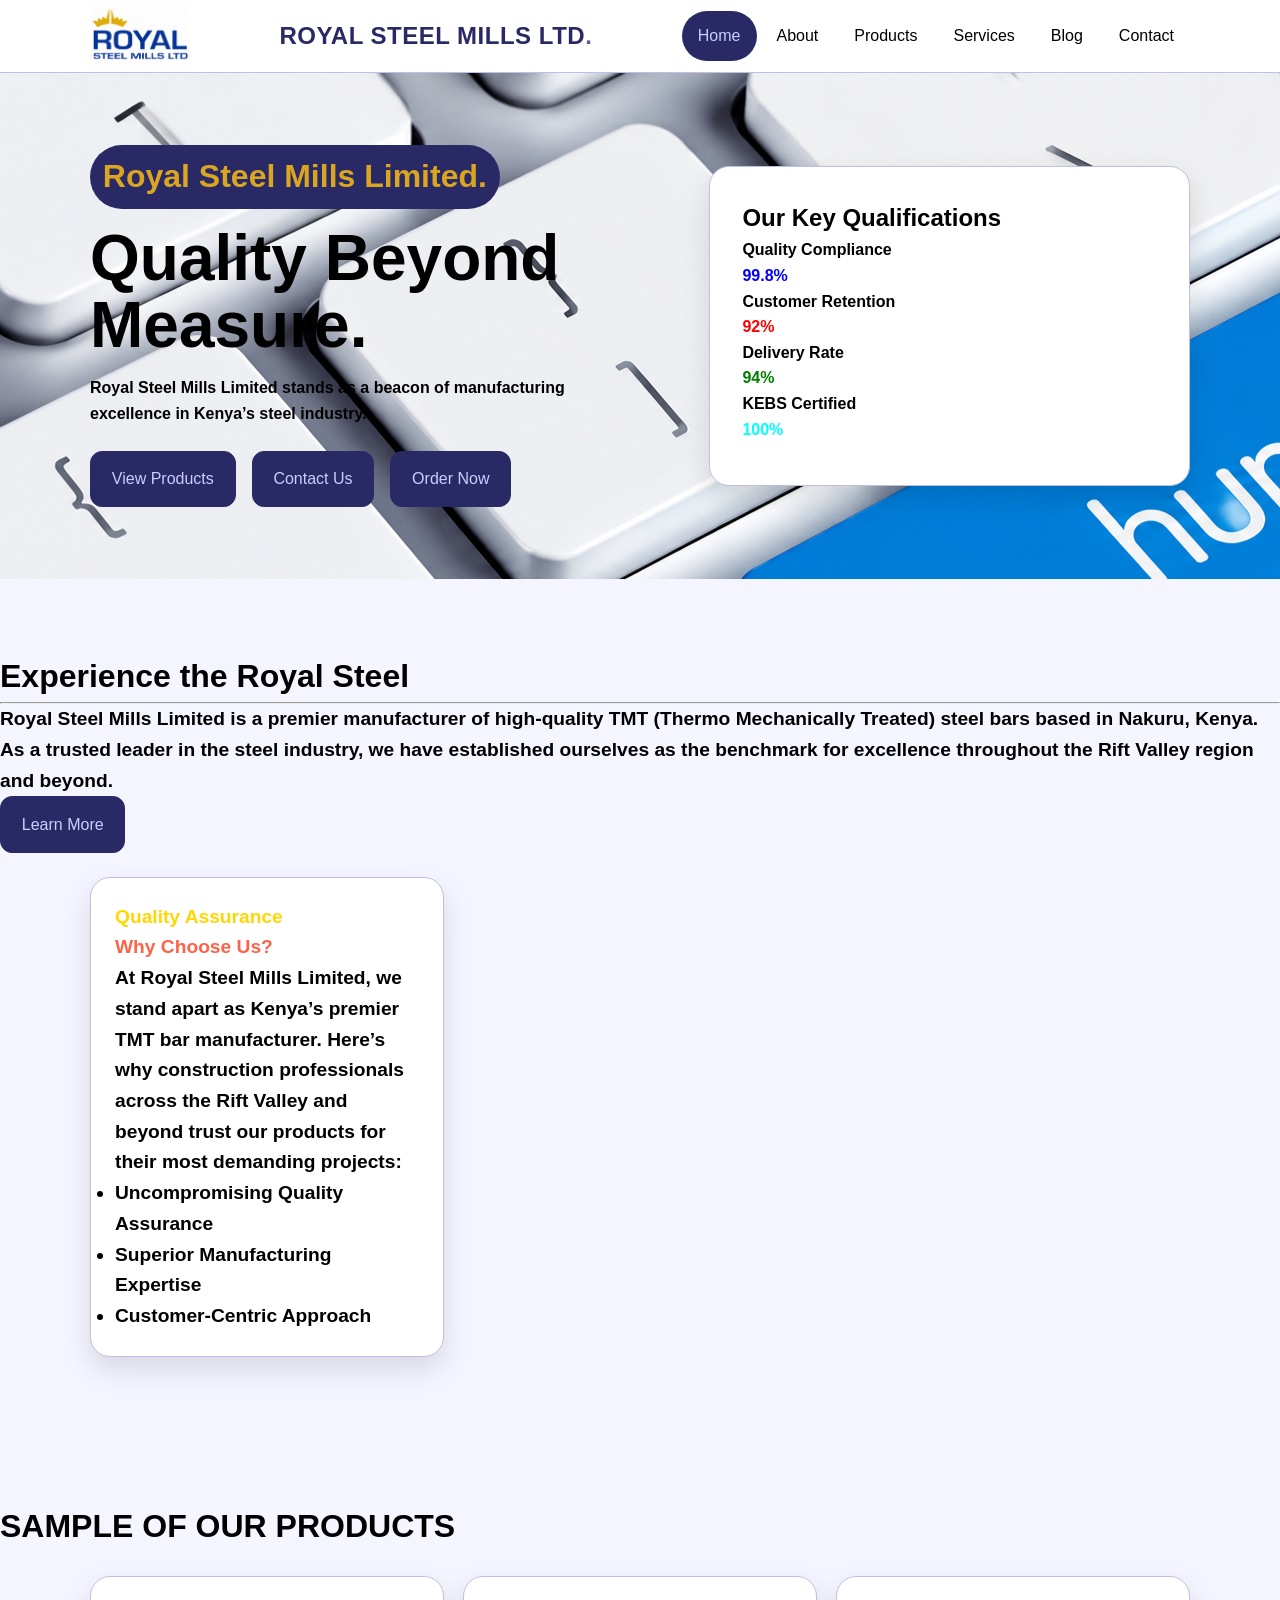
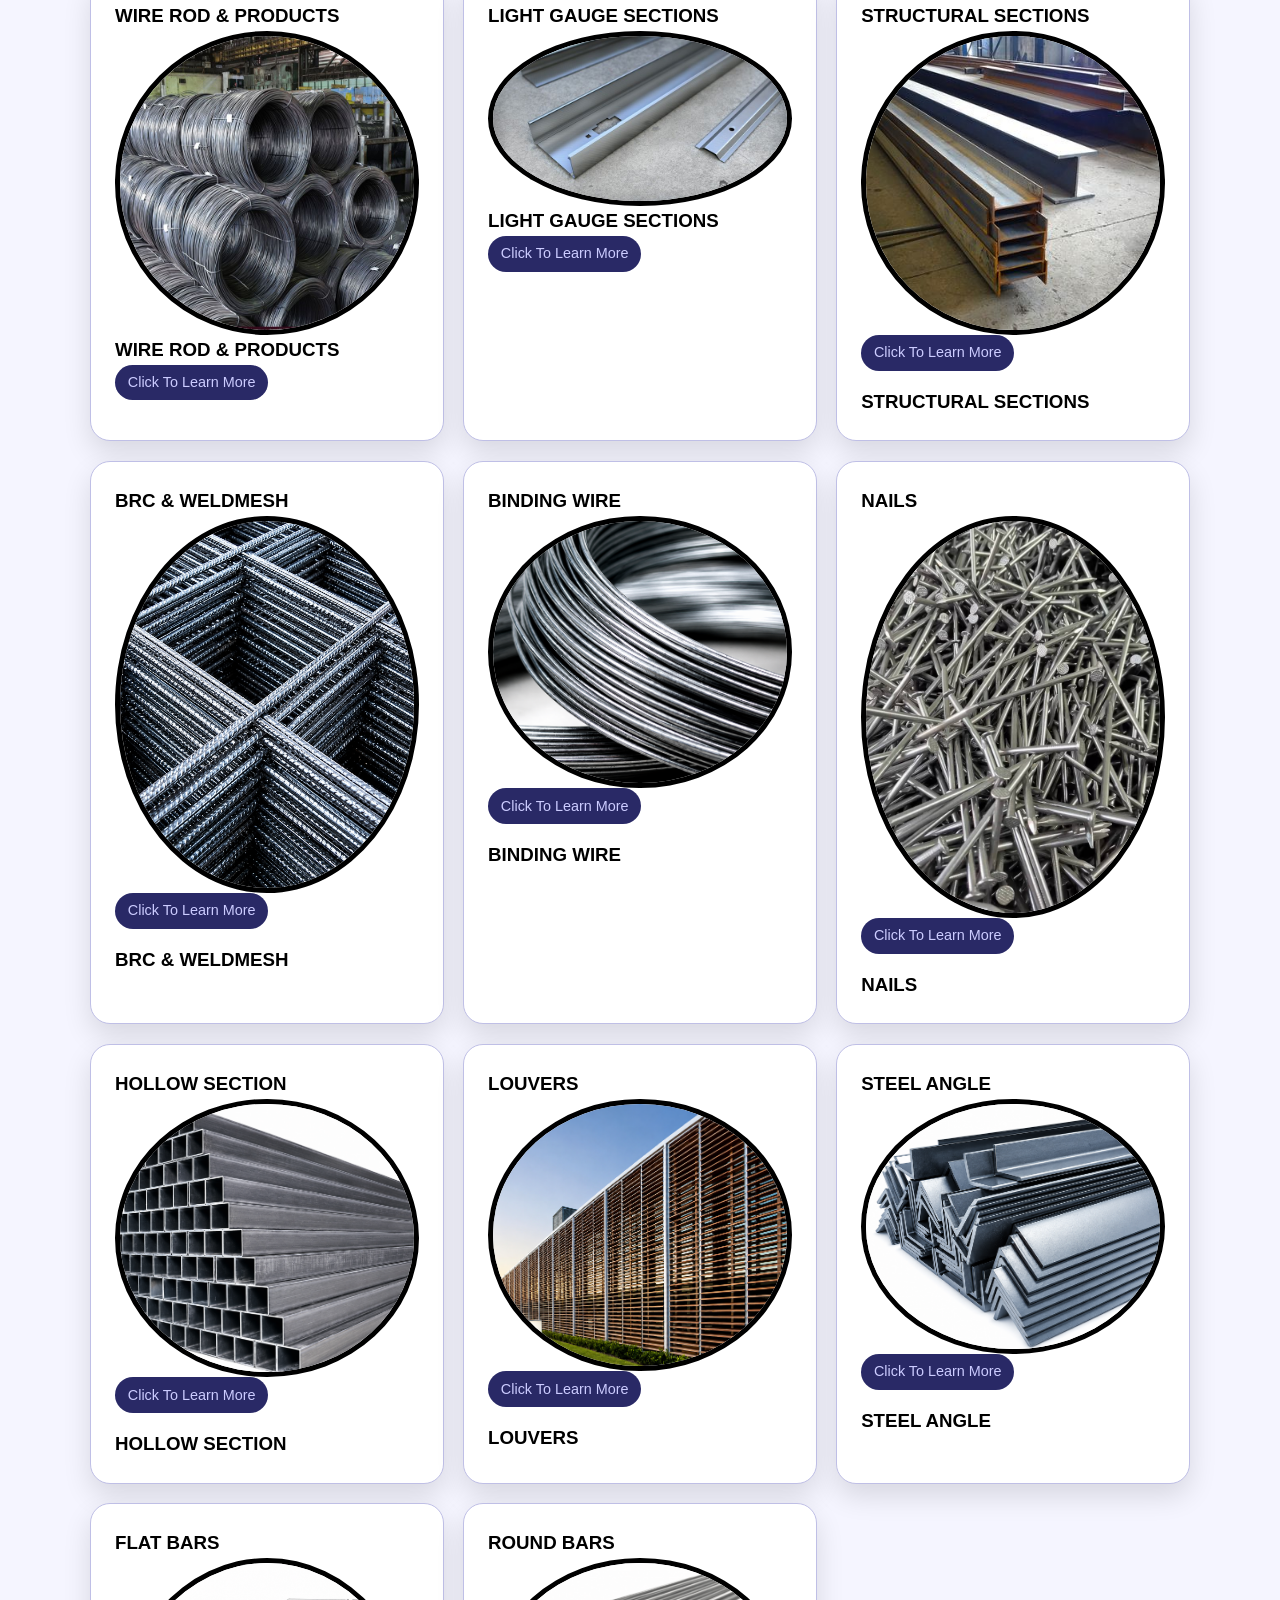
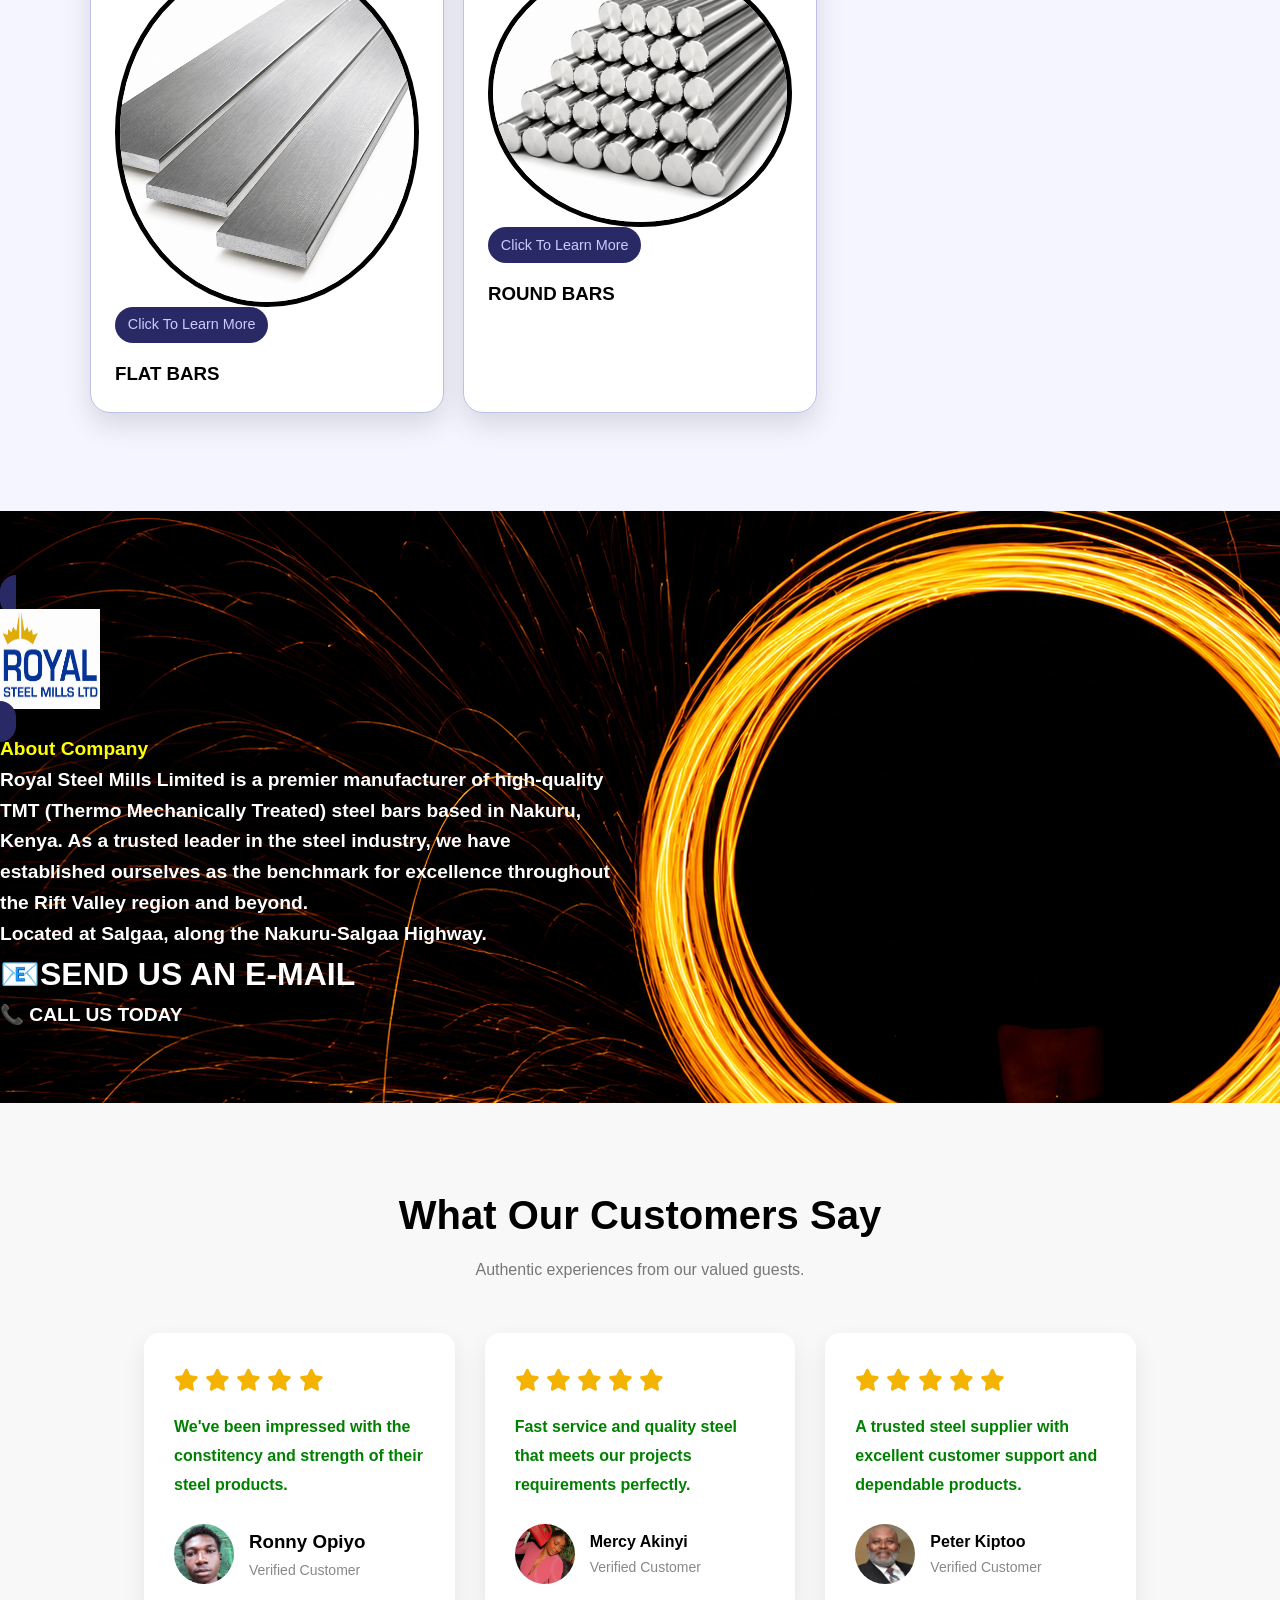
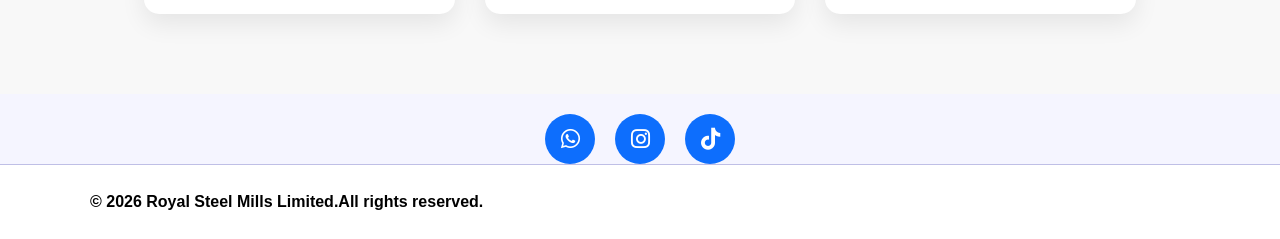
<file: index.html>
<!DOCTYPE html>
<html lang="en">
<head>
  <meta charset="UTF-8" />
  <meta name="viewport" content="width=device-width, initial-scale=1.0" />
  <title>Home | ROYAL STEEL MILLS LTD</title>
  <link rel="stylesheet"
href="https://cdnjs.cloudflare.com/ajax/libs/font-awesome/6.6.0/css/all.min.css">
  <link rel="stylesheet" href="style.css" />
<link rel="stylesheet"
href="https://cdnjs.cloudflare.com/ajax/libs/font-awesome/6.5.2/css/all.min.css">
</head>
<body>
  <header class="site-header">
    <div class="container nav-wrap">
     <img src="images/logo.png"  alt="logo" width="100" height="100">
        <a class="logo" href="index.html">ROYAL STEEL MILLS LTD<span>.</span></a>

      <button class="menu-toggle" id="menuToggle" aria-expanded="false" aria-controls="siteNav">
        <span></span><span></span><span></span>
      </button>

      <nav class="site-nav" id="siteNav">
        <a class="nav-link active" href="index.html">Home</a>
        <a class="nav-link" href="about.html">About</a>
        <a class="nav-link" href="products.html">Products</a>
        <a class="nav-link" href="services.html">Services</a>
        <a class="nav-link" href="blog.html">Blog</a>
        <a class="nav-link" href="contact.html">Contact</a>
      </nav>
    </div>
  </header>

  <main>
   <section class="hero section" style="background-image: url('images/blog.png');">
      <div class="container hero-grid">
        <div class="hero-text reveal">
          <p class="eyebrow" style="font-size:2rem;font-weight:bold;color:goldenrod;">Royal Steel Mills Limited.</p>
          <h1 style="color:black;">Quality Beyond Measure.</h1>
          <p  style="font-size:1rem;font-weight:bold;color:black;">Royal Steel Mills Limited stands as a beacon of manufacturing excellence in Kenya’s steel industry.</p>
          <div class="actions">
            <a class="btn btn-primary" href="products.html">View Products</a>
            <a class="btn btn-primary" href="contact.html">Contact Us</a>
          <a class="btn btn-primary" href="contact.html">Order Now</a>
          </div>
        </div>

        <div class="hero-card reveal">
          <div class="glass-card">
            <h2>Our Key Qualifications</h2>
            <p  style="font-size:1rem;font-weight:bold;color:black;">Quality Compliance</p>
              <span  style="font-size:1rem;font-weight:bold;color:blue;">99.8%</span>
                 <p  style="font-size:1rem;font-weight:bold;color:black;">Customer Retention</p>
              <span  style="font-size:1rem;font-weight:bold;color:red;">92%</span>
                 <p  style="font-size:1rem;font-weight:bold;color:black;">Delivery Rate</p>
              <span  style="font-size:1rem;font-weight:bold;color:green;">94%</span>
                 <p  style="font-size:1rem;font-weight:bold;color:black;">KEBS Certified</p>
            <span  style="font-size:1rem;font-weight:bold;color:aqua;">100%</span>
                 
           
          </div>
        </div>
      </div>
    </section>

    <section class="section">
      <h2 style="font-size:2rem;font-weight:bold;color:black;">Experience the Royal Steel</h2>
        <hr>
      <p style="font-size:1.2rem;font-weight:bold;color:black;">Royal Steel Mills Limited is a premier manufacturer of high-quality TMT (Thermo Mechanically Treated) steel bars based in Nakuru, Kenya. As a trusted leader in the steel industry, we have established ourselves as the benchmark for excellence throughout the Rift Valley region and beyond.</p>
         <a class="btn btn-primary" href="about.html">Learn More</a>
      <div class="container cards-grid">
       <article class="info-card reveal">
          <h3  style="font-size:1.2rem;font-weight:bold;color:gold;">Quality Assurance</h3>
          <h2  style="font-size:1.2rem;font-weight:bold;color:tomato;">Why Choose Us?</h2>
          <p  style="font-size:1.2rem;font-weight:bold;color:black;">At Royal Steel Mills Limited, we stand apart as Kenya’s premier TMT bar manufacturer. Here’s why construction professionals across the Rift Valley and beyond trust our products for their most demanding projects:</p>
       <ul style="font-size:1.2rem;font-weight:bold;color:black;">
<li>Uncompromising Quality Assurance</li>
<li>Superior Manufacturing Expertise</li>
<li>Customer-Centric Approach</li>
       </ul>
        </article>
      
      </div>
    </section>
   <section class="section">
      <h2 style="font-size:2rem;font-weight:bold;color:black;">SAMPLE OF OUR PRODUCTS</h2>
  <div class="container cards-grid">
       
        <article class="info-card reveal">
          <h3>WIRE ROD & PRODUCTS</h3>
          <img src="images/rod.jpg" alt="wire" style="border-radius:50%;object-fit:cover;border:5px solid black;" >
        <h3>WIRE ROD & PRODUCTS</h3>
       <a  href="blog.html" class="eyebrow">Click To Learn More</a>
      </article>
        <article class="info-card reveal">
          <h3>LIGHT GAUGE SECTIONS</h3>
          <img src="images/gauge.jpg" alt="sections" style="border-radius:50%;object-fit:cover;border:5px solid black;">
        <h3>LIGHT GAUGE SECTIONS</h3>
        <a  href="blog.html" class="eyebrow">Click To Learn More</a>
      </article>
      
       
    <article class="info-card reveal"><h3>STRUCTURAL SECTIONS</h3><img src="images/structural.jpg" alt="structural" style="border-radius:50%;object-fit:cover;border:5px solid black;" >
        <a  href="blog.html" class="eyebrow"> Click To Learn More</a>
        <h3>STRUCTURAL SECTIONS</h3></article>
      
  <article class="info-card reveal"><h3>BRC & WELDMESH</h3><img src="images/two.png" alt="sections" style="border-radius:50%;object-fit:cover;border:5px solid black;" ><a  href="blog.html" class="eyebrow"> Click To Learn More</a><h3>BRC & WELDMESH</h3></article>
    <article class="info-card reveal"><h3>BINDING WIRE</h3><img src="images/three.png" alt="sections" style="border-radius:50%;object-fit:cover;border:5px solid black;" ><a  href="blog.html" class="eyebrow"> Click To Learn More</a><h3>BINDING WIRE</h3></article>
<article class="info-card reveal"><h3>NAILS</h3><img src="images/four.jpg" alt="sections" style="border-radius:50%;object-fit:cover;border:5px solid black;" ><a  href="blog.html" class="eyebrow"> Click To Learn More</a><h3>NAILS</h3></article>
  <article class="info-card reveal"><h3>HOLLOW SECTION</h3><img src="images/five.png" alt="sections" style="border-radius:50%;object-fit:cover;border:5px solid black;" ><a  href="blog.html" class="eyebrow"> Click To Learn More</a><h3>HOLLOW SECTION</h3></article>
<article class="info-card reveal"><h3>LOUVERS</h3><img src="images/six.png" alt="louvers" style="border-radius:50%;object-fit:cover;border:5px solid black;" ><a href="blog.html" class="eyebrow"> Click To Learn More</a><h3>LOUVERS</h3></article>
<article class="info-card reveal"><h3>STEEL ANGLE</h3><img src="images/seven.png" alt="louvers" style="border-radius:50%;object-fit:cover;border:5px solid black;" ><a  href="blog.html" class="eyebrow"> Click To Learn More</a><h3>STEEL ANGLE</h3></article>
<article class="info-card reveal"><h3>FLAT BARS</h3><img src="images/eight.png" alt="louvers" style="border-radius:50%;object-fit:cover;border:5px solid black;" ><a  href="blog.html" class="eyebrow"> Click To Learn More</a><h3>FLAT BARS</h3></article>
<article class="info-card reveal"><h3>ROUND BARS</h3><img src="images/nine.png" alt="louvers" style="border-radius:50%;object-fit:cover;border:5px solid black;"><a  href="blog.html" class="eyebrow"> Click To Learn More</a><h3>ROUND BARS</h3></article>
  </div>
      <br>
    </section>
      <section class="hero section" style="background-image: url('images/bottom.png');">
 <a class="nav-link active" href="index.html"><img src="images/logo.png" alt="Tembo Steels logo" style="width:100px;height:100px;"></a>
        <h2 style="font-size:1.2rem;font-weight:bold;color:yellow;">About Company</h2>
 <p style="font-size:1.2rem;font-weight:bold;color:white;">Royal Steel Mills Limited is a premier manufacturer of high-quality TMT (Thermo Mechanically Treated) steel bars based in Nakuru, Kenya. As a trusted leader in the steel industry, we have established ourselves as the benchmark for excellence throughout the Rift Valley region and beyond.</p>

<p style="font-size:1.2rem;font-weight:bold;color:white;">Located at Salgaa, along the Nakuru-Salgaa Highway.</p>
<p><a href="mailto:royalsteelmills" style="font-size:2rem;font-weight:bold;color:white;">📧SEND US AN E-MAIL</a></p>
<p><a href="tel:+254117877025" class="contact-btn" style="font-size:1.2rem;font-weight:bold;color:white;">
    📞 CALL US TODAY
</a></p>

</section>
    <section class="testimonials" id="reviews">
    <div class="container">
        <h2>What Our Customers Say</h2>
        <p class="subtitle">Authentic experiences from our valued guests.</p>

        <div class="review-grid">

            <div class="review-card">
                <div class="stars">
    <i class="fas fa-star"></i>
    <i class="fas fa-star"></i>
    <i class="fas fa-star"></i>
    <i class="fas fa-star"></i>
    <i class="fas fa-star"></i>
</div>

                <p style="color:green;font-size:1rem;font-weight:bold;">
                    We've been impressed with the constitency and strength of their steel products.
                </p>

                <div class="customer">
                    <img src="images/ronny.jpg" alt="Customer">
                    <div>
                        <h3>Ronny Opiyo</h3>
                        <span>Verified Customer</span>
                    </div>
                </div>
            </div>

            <div class="review-card">
                <div class="stars">
    <i class="fas fa-star"></i>
    <i class="fas fa-star"></i>
    <i class="fas fa-star"></i>
    <i class="fas fa-star"></i>
    <i class="fas fa-star"></i>
</div>

                <p style="color:green;font-size:1rem;font-weight:bold;">
                    Fast service and quality steel that meets our projects requirements perfectly.
                </p>

                <div class="customer">
                    <img src="images/Mercy.jpg" alt="Customer">
                    <div>
                        <h4>Mercy Akinyi</h4>
                        <span>Verified Customer</span>
                    </div>
                </div>
            </div>

            <div class="review-card">
                <div class="stars">
    <i class="fas fa-star"></i>
    <i class="fas fa-star"></i>
    <i class="fas fa-star"></i>
    <i class="fas fa-star"></i>
    <i class="fas fa-star"></i>
</div>

                <p style="color:green;font-size:1rem;font-weight:bold;">
                    A trusted steel supplier with excellent customer support and dependable products.
                </p>

                <div class="customer">
                    <img src="images/james.jpg" alt="Customer">
                    <div>
                        <h4>Peter Kiptoo</h4>
                        <span>Verified Customer</span>
                    </div>
                </div>
            </div>

        </div>
    </div>
</section>
<div class="social-media">

<!-- WhatsApp -->
    <a href="https://wa.me/+254117877025" target="_blank" aria-label="WhatsApp">
        <i class="fab fa-whatsapp"></i>
    </a>
<!-- Instagram -->
    <a href="https://jiji.co.ke/shop/royal-steelmills" target="_blank" aria-label="Instagram">
        <i class="fab fa-instagram"></i>
    </a>
 <!-- TikTok -->
    <a href="https://www.tiktok.com/@royalsteelmills_official" target="_blank" aria-label="TikTok">
        <i class="fab fa-tiktok"></i>
    </a>

  </div>
</main>
 
  <footer class="site-footer">
    <div class="container">
      <p style="font-size:1rem;font-weight:bold;color:black;">&copy; 2026 Royal Steel Mills Limited.All rights reserved.</p>
    </div>
  </footer>
<script src="script.js"></script>
</body>
</html>
</file>
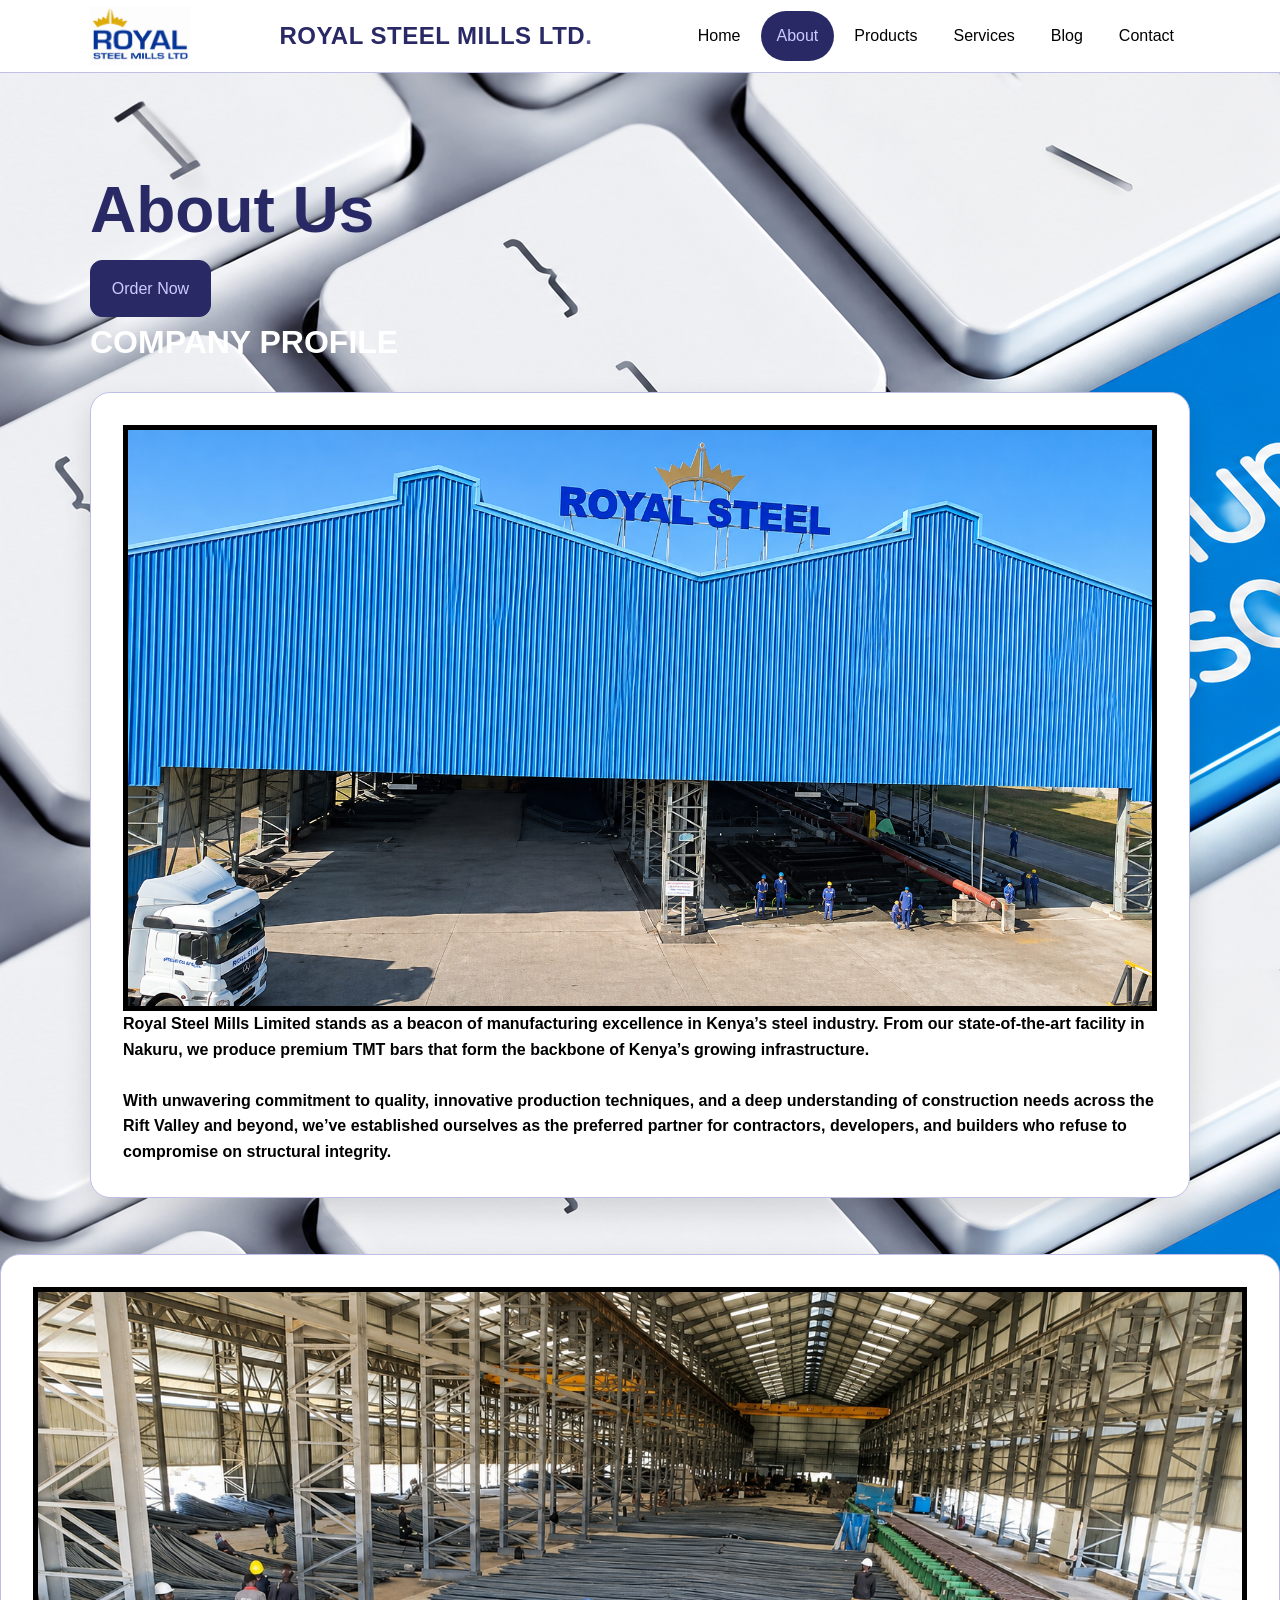
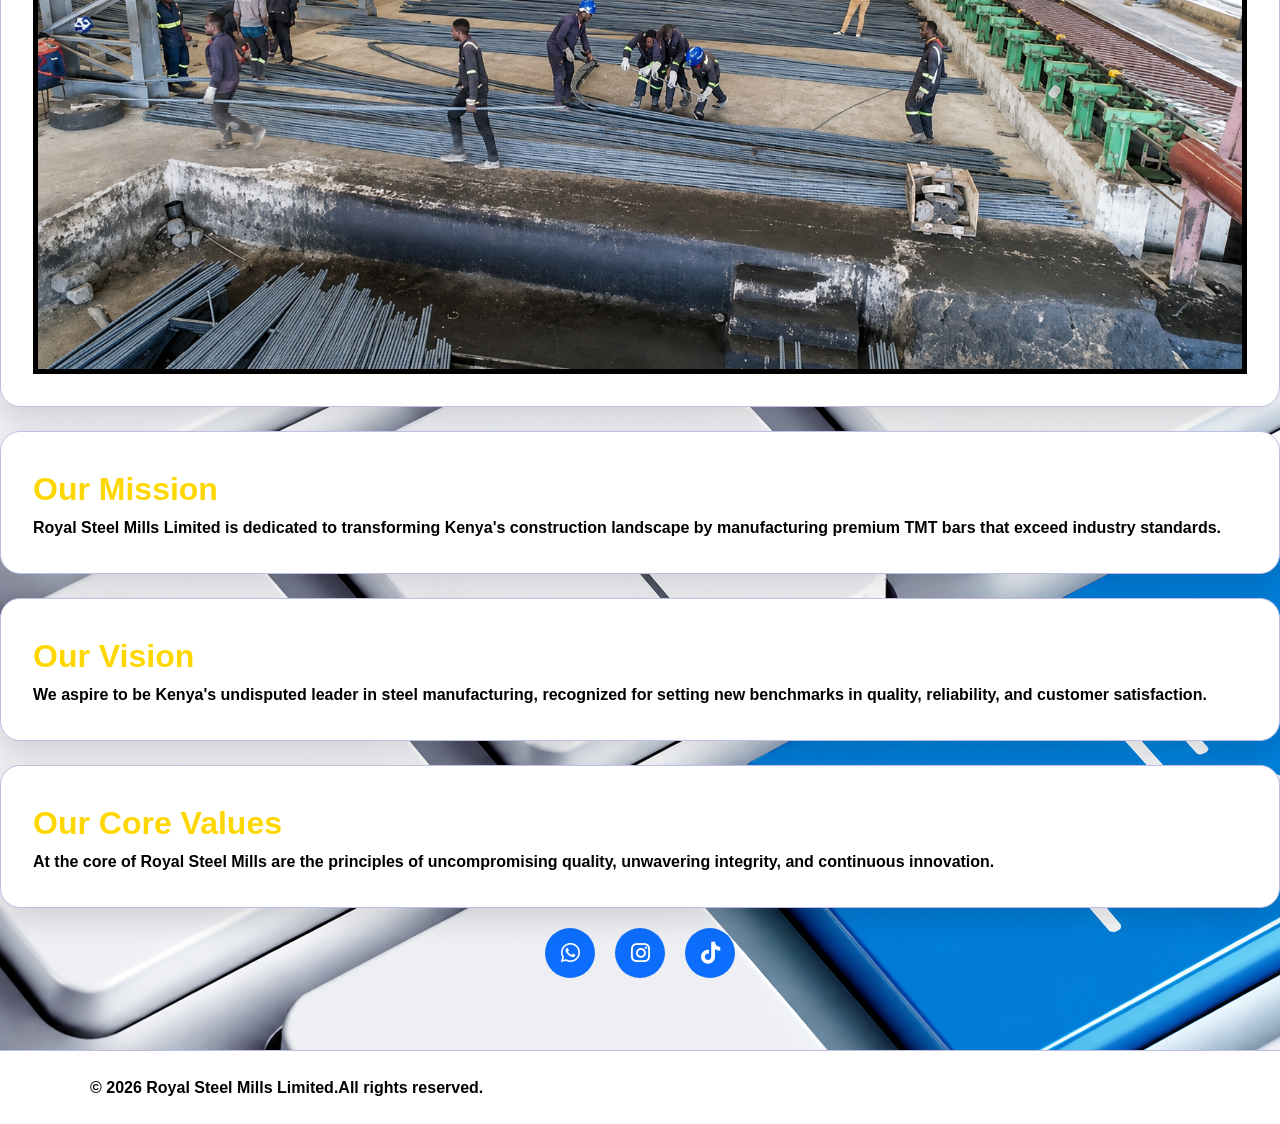
<file: about.html>
<!DOCTYPE html>
<html lang="en">
<head>
  <meta charset="UTF-8" />
  <meta name="viewport" content="width=device-width, initial-scale=1.0" />
  <title>About | ROYAL STEEL MILLS LTD</title>
   <link rel="stylesheet"
href="https://cdnjs.cloudflare.com/ajax/libs/font-awesome/6.6.0/css/all.min.css">
  <link rel="stylesheet" href="style.css" />
<link rel="stylesheet"
href="https://cdnjs.cloudflare.com/ajax/libs/font-awesome/6.5.2/css/all.min.css">
</head>
<body>
  <header class="site-header">
    <div class="container nav-wrap">
     <img src="images/logo.png"  alt="logo" width="100" height="100">
        <a class="logo" href="index.html">ROYAL STEEL MILLS LTD<span>.</span></a>
      <button class="menu-toggle" id="menuToggle" aria-expanded="false" aria-controls="siteNav">
        <span></span><span></span><span></span>
      </button>
      <nav class="site-nav" id="siteNav">
        <a class="nav-link" href="index.html">Home</a>
        <a class="nav-link active" href="about.html">About</a>
        <a class="nav-link" href="products.html">Products</a>
        <a class="nav-link" href="services.html">Services</a>
        <a class="nav-link" href="blog.html">Blog</a>
        <a class="nav-link" href="contact.html">Contact</a>
      </nav>
    </div>
  </header>

  <main class="section" style="background-image: url('images/blog.png');">
    <div class="container content-page">
      <h1 class="reveal">About Us</h1>
      <a class="btn btn-primary" href="contact.html">Order Now</a>
      <h2 class="reveal" style="color:white;font-size:2rem;font-weight:bold;"> COMPANY PROFILE
</h2>
      <div class="page-panel reveal">
        <img src="images/company.png" alt="wire" style="border:5px solid black;" >
        <p style="font-size:1rem;font-weight:bold;color:black;">Royal Steel Mills Limited stands as a beacon of manufacturing excellence in Kenya’s steel industry. From our state-of-the-art facility in Nakuru, we produce premium TMT bars that form the backbone of Kenya’s growing infrastructure. </p>
      <br>
        <p style="font-size:1rem;font-weight:bold;color:black;">With unwavering commitment to quality, innovative production techniques, and a deep understanding of construction needs across the Rift Valley and beyond, we’ve established ourselves as the preferred partner for contractors, developers, and builders who refuse to compromise on structural integrity.</p>
      
    </div>
    </div>
  <div class="page-panel reveal">
        <img src="images/down.png" alt="wire" style="border:5px solid black;" >
        
      
    </div>
    <div class="page-panel reveal">
        <h2 style="font-size:2rem;font-weight:bold;color:gold;">Our Mission</h2>
      <p style="font-size:1rem;font-weight:bold;color:black;">Royal Steel Mills Limited is dedicated to transforming Kenya's construction landscape by manufacturing premium TMT bars that exceed industry standards.</p>
  </div>
<div class="page-panel reveal">
        <h2 style="font-size:2rem;font-weight:bold;color:gold;">Our Vision</h2>
      <p style="font-size:1rem;font-weight:bold;color:black;">We aspire to be Kenya's undisputed leader in steel manufacturing, recognized for setting new benchmarks in quality, reliability, and customer satisfaction.</p>
  </div>
<div class="page-panel reveal">
        <h2 style="font-size:2rem;font-weight:bold;color:gold;">Our Core Values</h2>
        <p style="font-size:1rem;font-weight:bold;color:black;">At the core of Royal Steel Mills are the principles of uncompromising quality, unwavering integrity, and continuous innovation.</p>
    
  </div>

    <div class="social-media">

<!-- WhatsApp -->
    <a href="https://wa.me/+254117877025" target="_blank" aria-label="WhatsApp">
        <i class="fab fa-whatsapp"></i>
    </a>
<!-- Instagram -->
    <a href="https://jiji.co.ke/shop/royal-steelmills" target="_blank" aria-label="Instagram">
        <i class="fab fa-instagram"></i>
    </a>
  <!-- TikTok -->
    <a href="https://www.tiktok.com/@royalsteelmills_official" target="_blank" aria-label="TikTok">
        <i class="fab fa-tiktok"></i>
    </a>
  </div>
  </main>

  <footer class="site-footer">
    <div class="container"><p style="font-size:1rem;font-weight:bold;color:black;">&copy; 2026 Royal Steel Mills Limited.All rights reserved.</p></div>
  </footer>

  <script src="script.js"></script>
</body>
</html>
</file>
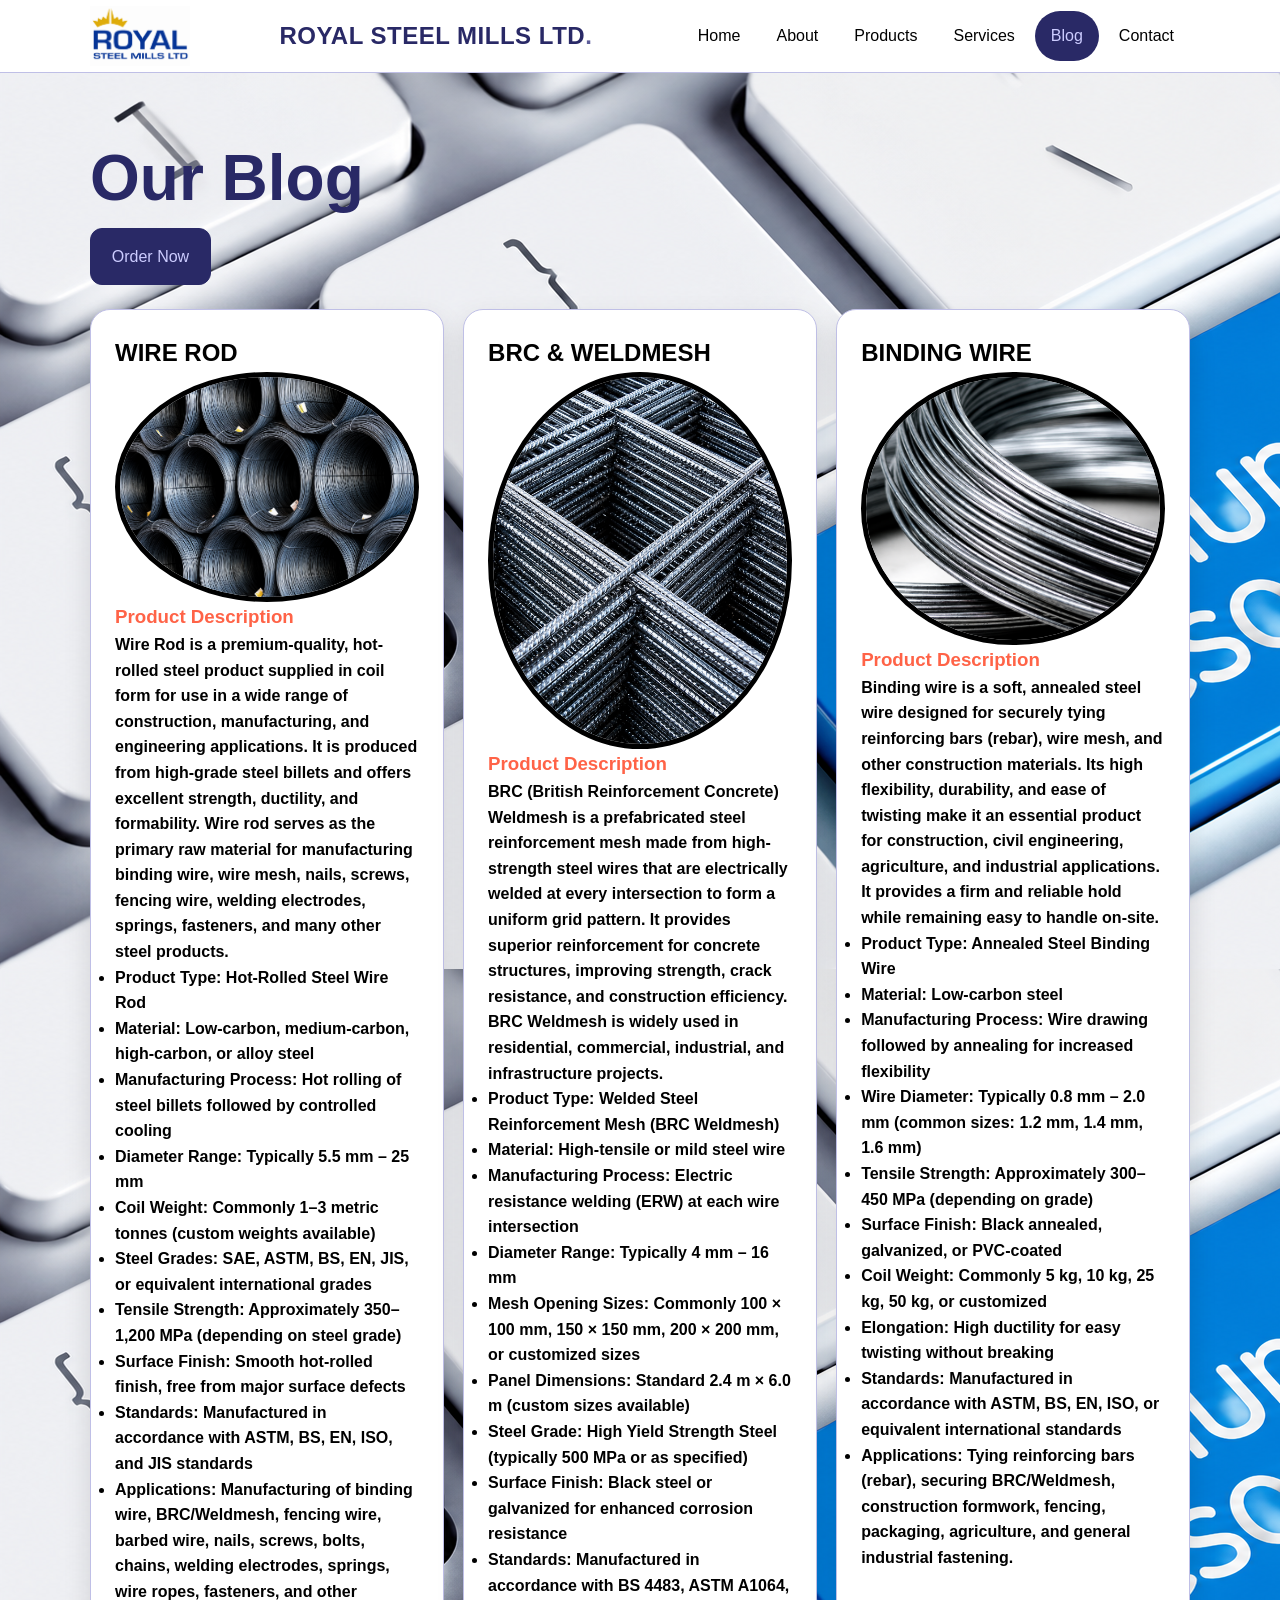
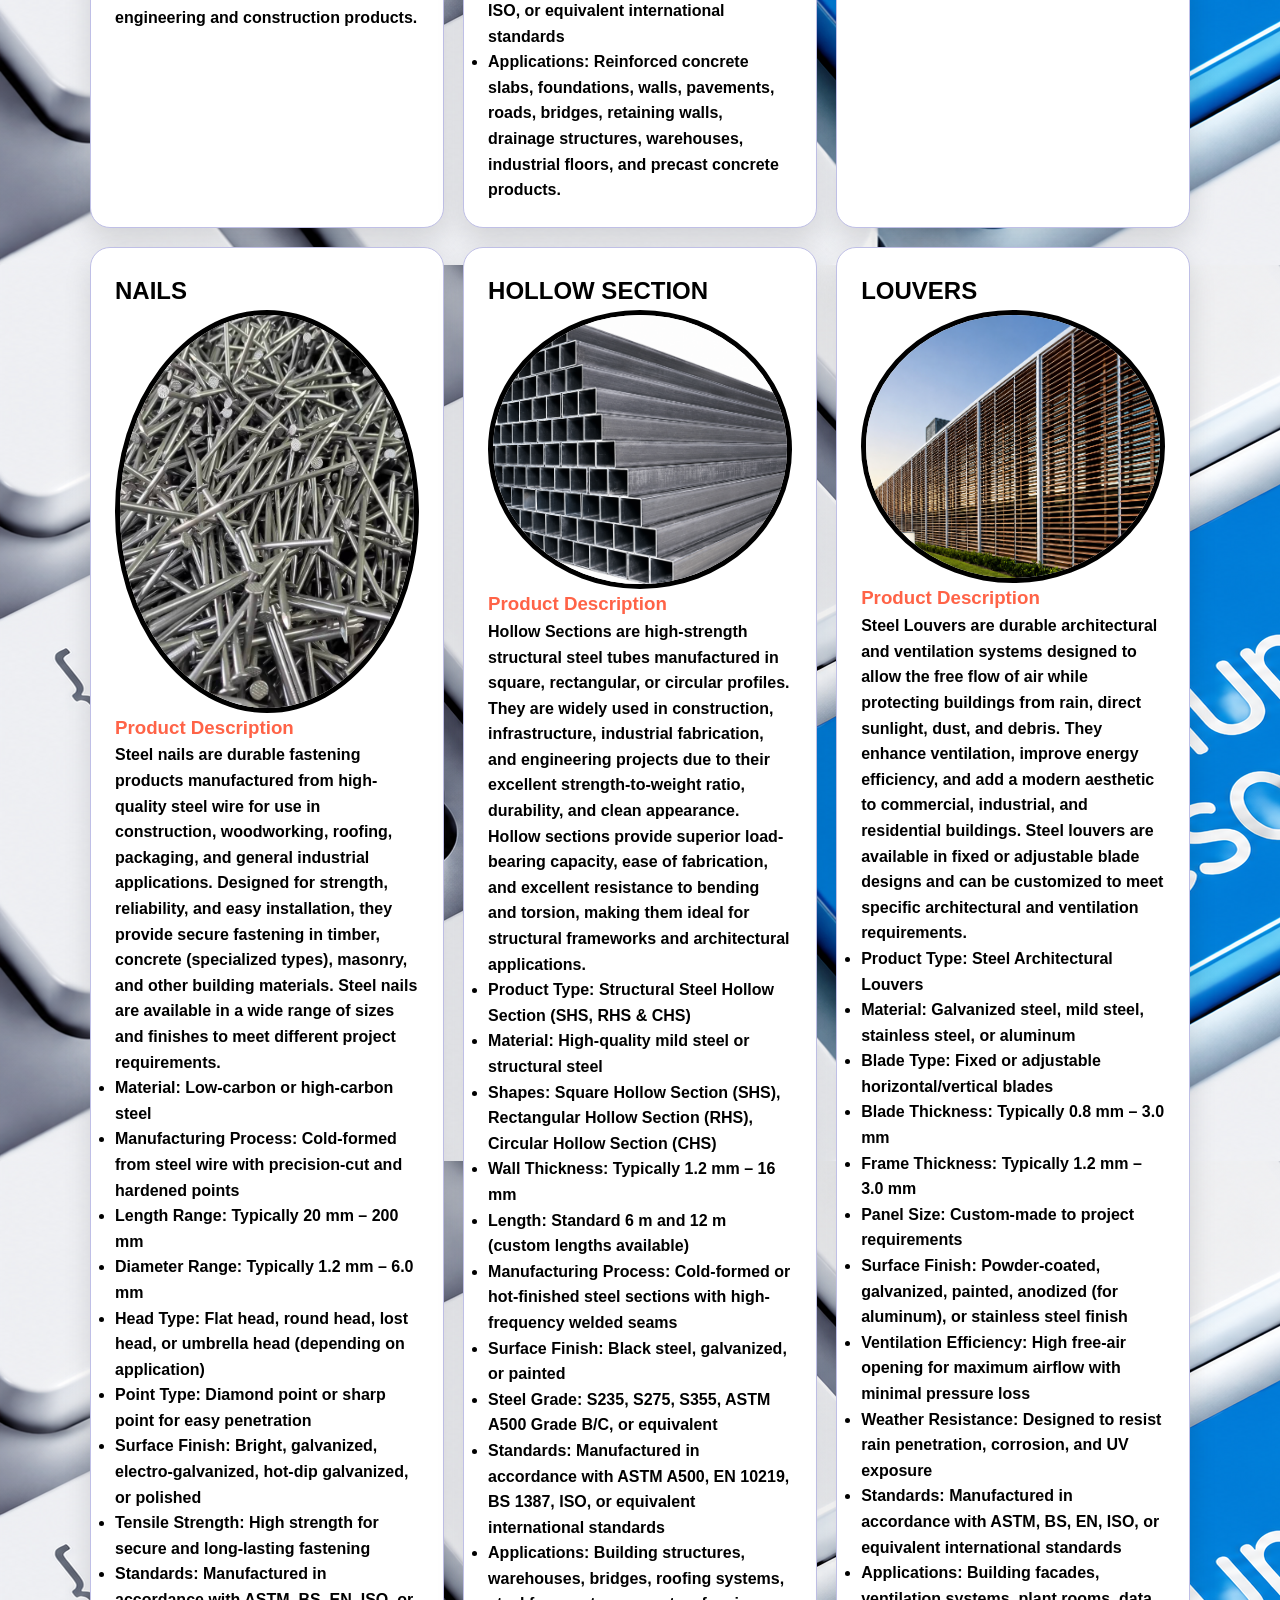
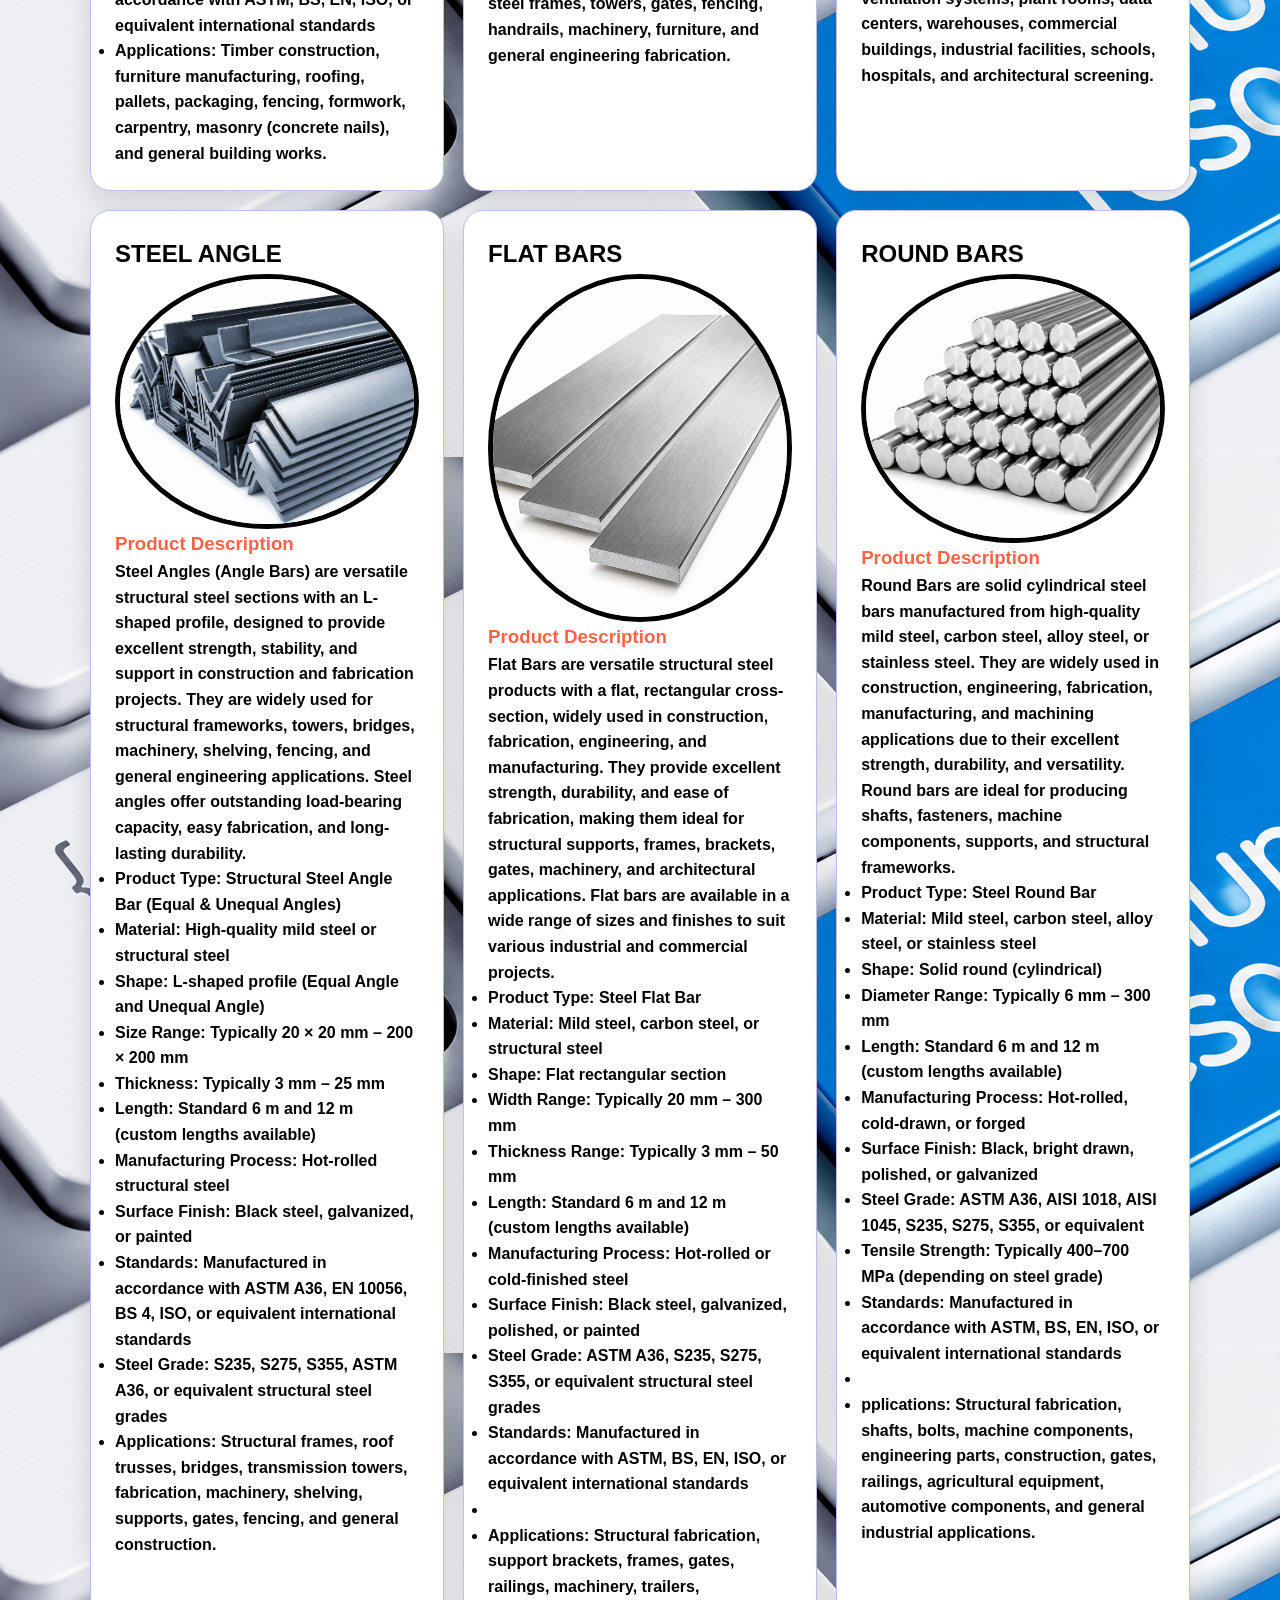
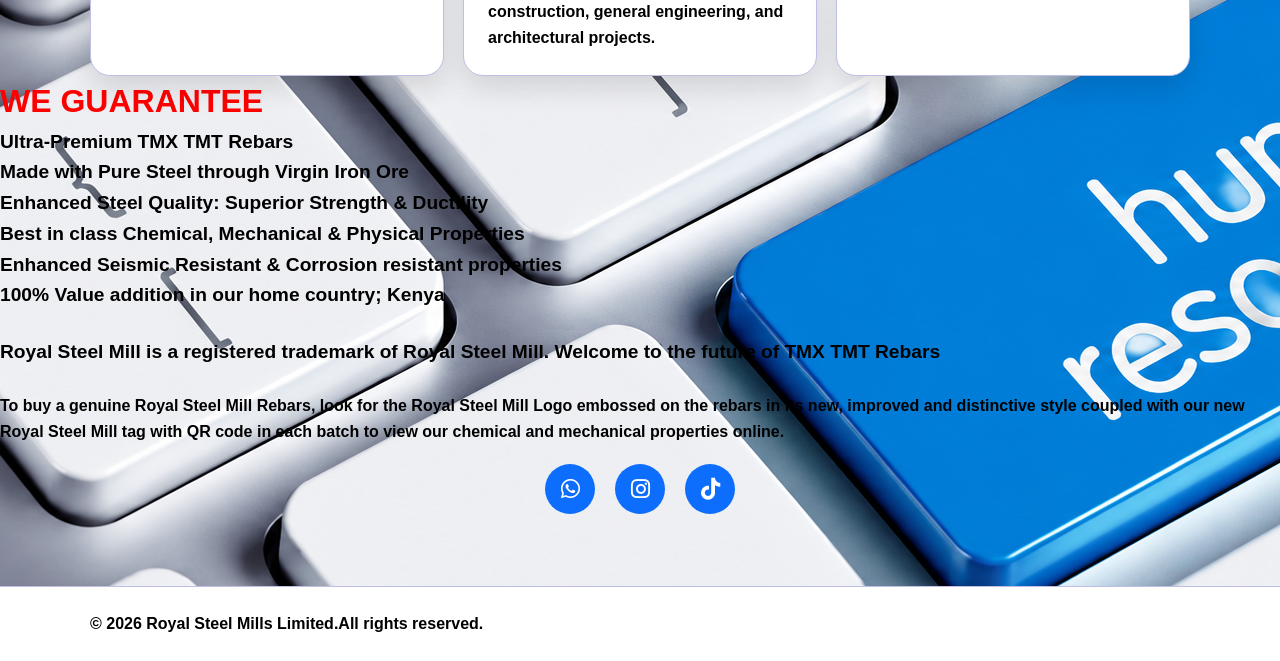
<file: blog.html>
<!DOCTYPE html>
<html lang="en">
<head>
  <meta charset="UTF-8" />
  <meta name="viewport" content="width=device-width, initial-scale=1.0" />
  <title>Blog | ROYAL STEEL MILLS LTD</title>
  <link rel="stylesheet"
href="https://cdnjs.cloudflare.com/ajax/libs/font-awesome/6.6.0/css/all.min.css">
  <link rel="stylesheet" href="style.css" />
<link rel="stylesheet"
href="https://cdnjs.cloudflare.com/ajax/libs/font-awesome/6.5.2/css/all.min.css">
</head>
<body>
  <header class="site-header">
    <div class="container nav-wrap">
      <img src="images/logo.png"  alt="logo" width="100" height="100">
        <a class="logo" href="index.html">ROYAL STEEL MILLS LTD<span>.</span></a>
      <button class="menu-toggle" id="menuToggle" aria-expanded="false" aria-controls="siteNav">
        <span></span><span></span><span></span>
      </button>
      <nav class="site-nav" id="siteNav">
        <a class="nav-link" href="index.html">Home</a>
        <a class="nav-link" href="about.html">About</a>
        <a class="nav-link" href="products.html">Products</a>
        <a class="nav-link" href="services.html">Services</a>
        <a class="nav-link active" href="blog.html">Blog</a>
        <a class="nav-link" href="contact.html">Contact</a>
      </nav>
    </div>
  </header>

  <main class="section" style="background-image: url('images/blog.png');">
    <div class="container">
      <h1 class="reveal">Our Blog</h1>
      <a class="btn btn-primary" href="contact.html">Order Now</a>
      <div class="cards-grid">
         <article class="info-card reveal"><h2>WIRE ROD</h2><img src="images/one.png" alt="sections" style="border-radius:50%;object-fit:cover;border:5px solid black;" ><h3 style="color:tomato;">Product Description</h3><p style="font-size:1rem;font-weight:bold;color:black;">Wire Rod is a premium-quality, hot-rolled steel product supplied in coil form for use in a wide range of construction, manufacturing, and engineering applications. It is produced from high-grade steel billets and offers excellent strength, ductility, and formability. Wire rod serves as the primary raw material for manufacturing binding wire, wire mesh, nails, screws, fencing wire, welding electrodes, springs, fasteners, and many other steel products.</p><ul style="font-size:1rem;font-weight:bold;color:black;"><li>Product Type: Hot-Rolled Steel Wire Rod</li><li>Material: Low-carbon, medium-carbon, high-carbon, or alloy steel</li><li>Manufacturing Process: Hot rolling of steel billets followed by controlled cooling</li><li>Diameter Range: Typically 5.5 mm – 25 mm</li><li>Coil Weight: Commonly 1–3 metric tonnes (custom weights available)</li><li>Steel Grades: SAE, ASTM, BS, EN, JIS, or equivalent international grades</li><li>Tensile Strength: Approximately 350–1,200 MPa (depending on steel grade)</li><li>Surface Finish: Smooth hot-rolled finish, free from major surface defects</li><li>Standards: Manufactured in accordance with ASTM, BS, EN, ISO, and JIS standards</li><li>Applications: Manufacturing of binding wire, BRC/Weldmesh, fencing wire, barbed wire, nails, screws, bolts, chains, welding electrodes, springs, wire ropes, fasteners, and other engineering and construction products.</li></ul></article>
        <article class="info-card reveal"><h2>BRC & WELDMESH</h2><img src="images/two.png" alt="sections" style="border-radius:50%;object-fit:cover;border:5px solid black;" ><h3 style="color:tomato;">Product Description</h3><p style="font-size:1rem;font-weight:bold;color:black;">BRC (British Reinforcement Concrete) Weldmesh is a prefabricated steel reinforcement mesh made from high-strength steel wires that are electrically welded at every intersection to form a uniform grid pattern. It provides superior reinforcement for concrete structures, improving strength, crack resistance, and construction efficiency. BRC Weldmesh is widely used in residential, commercial, industrial, and infrastructure projects.</p><ul style="font-size:1rem;font-weight:bold;color:black;"><li>Product Type: Welded Steel Reinforcement Mesh (BRC Weldmesh)</li><li>Material: High-tensile or mild steel wire</li><li>Manufacturing Process: Electric resistance welding (ERW) at each wire intersection</li><li>Diameter Range: Typically 4 mm – 16 mm</li><li>Mesh Opening Sizes: Commonly 100 × 100 mm, 150 × 150 mm, 200 × 200 mm, or customized sizes</li><li>Panel Dimensions: Standard 2.4 m × 6.0 m (custom sizes available)</li><li>Steel Grade: High Yield Strength Steel (typically 500 MPa or as specified)</li><li>Surface Finish: Black steel or galvanized for enhanced corrosion resistance</li><li>Standards: Manufactured in accordance with BS 4483, ASTM A1064, ISO, or equivalent international standards</li><li>Applications: Reinforced concrete slabs, foundations, walls, pavements, roads, bridges, retaining walls, drainage structures, warehouses, industrial floors, and precast concrete products.</li></ul></article>
        <article class="info-card reveal"><h2>BINDING WIRE</h2><img src="images/three.png" alt="sections" style="border-radius:50%;object-fit:cover;border:5px solid black;" ><h3 style="color:tomato;">Product Description</h3><p style="font-size:1rem;font-weight:bold;color:black;">Binding wire is a soft, annealed steel wire designed for securely tying reinforcing bars (rebar), wire mesh, and other construction materials. Its high flexibility, durability, and ease of twisting make it an essential product for construction, civil engineering, agriculture, and industrial applications. It provides a firm and reliable hold while remaining easy to handle on-site.</p><ul style="font-size:1rem;font-weight:bold;color:black;"><li>Product Type: Annealed Steel Binding Wire</li><li>Material: Low-carbon steel</li><li>Manufacturing Process: Wire drawing followed by annealing for increased flexibility</li><li>Wire Diameter: Typically 0.8 mm – 2.0 mm (common sizes: 1.2 mm, 1.4 mm, 1.6 mm)</li><li>Tensile Strength: Approximately 300–450 MPa (depending on grade)</li><li>Surface Finish: Black annealed, galvanized, or PVC-coated</li><li>Coil Weight: Commonly 5 kg, 10 kg, 25 kg, 50 kg, or customized</li><li>Elongation: High ductility for easy twisting without breaking</li><li>Standards: Manufactured in accordance with ASTM, BS, EN, ISO, or equivalent international standards</li><li>Applications: Tying reinforcing bars (rebar), securing BRC/Weldmesh, construction formwork, fencing, packaging, agriculture, and general industrial fastening.</li></ul></article>
      <article class="info-card reveal"><h2>NAILS</h2><img src="images/four.jpg" alt="sections" style="border-radius:50%;object-fit:cover;border:5px solid black;" ><h3 style="color:tomato;">Product Description</h3><p style="font-size:1rem;font-weight:bold;color:black;">Steel nails are durable fastening products manufactured from high-quality steel wire for use in construction, woodworking, roofing, packaging, and general industrial applications. Designed for strength, reliability, and easy installation, they provide secure fastening in timber, concrete (specialized types), masonry, and other building materials. Steel nails are available in a wide range of sizes and finishes to meet different project requirements.</p><ul style="font-size:1rem;font-weight:bold;color:black;"><li>Material: Low-carbon or high-carbon steel</li><li>Manufacturing Process: Cold-formed from steel wire with precision-cut and hardened points</li><li>Length Range: Typically 20 mm – 200 mm</li><li>Diameter Range: Typically 1.2 mm – 6.0 mm</li><li>Head Type: Flat head, round head, lost head, or umbrella head (depending on application)</li><li>Point Type: Diamond point or sharp point for easy penetration</li><li>Surface Finish: Bright, galvanized, electro-galvanized, hot-dip galvanized, or polished</li><li>Tensile Strength: High strength for secure and long-lasting fastening</li><li>Standards: Manufactured in accordance with ASTM, BS, EN, ISO, or equivalent international standards</li><li>Applications: Timber construction, furniture manufacturing, roofing, pallets, packaging, fencing, formwork, carpentry, masonry (concrete nails), and general building works.</li></ul></article>
      <article class="info-card reveal"><h2>HOLLOW SECTION</h2><img src="images/five.png" alt="sections" style="border-radius:50%;object-fit:cover;border:5px solid black;" ><h3 style="color:tomato;">Product Description</h3><p style="font-size:1rem;font-weight:bold;color:black;">Hollow Sections are high-strength structural steel tubes manufactured in square, rectangular, or circular profiles. They are widely used in construction, infrastructure, industrial fabrication, and engineering projects due to their excellent strength-to-weight ratio, durability, and clean appearance. Hollow sections provide superior load-bearing capacity, ease of fabrication, and excellent resistance to bending and torsion, making them ideal for structural frameworks and architectural applications.</p><ul style="font-size:1rem;font-weight:bold;color:black;"><li>Product Type: Structural Steel Hollow Section (SHS, RHS & CHS)</li><li>Material: High-quality mild steel or structural steel</li><li>Shapes: Square Hollow Section (SHS), Rectangular Hollow Section (RHS), Circular Hollow Section (CHS)</li><li>Wall Thickness: Typically 1.2 mm – 16 mm</li><li>Length: Standard 6 m and 12 m (custom lengths available)</li><li>Manufacturing Process: Cold-formed or hot-finished steel sections with high-frequency welded seams</li><li>Surface Finish: Black steel, galvanized, or painted</li><li>Steel Grade: S235, S275, S355, ASTM A500 Grade B/C, or equivalent</li><li>Standards: Manufactured in accordance with ASTM A500, EN 10219, BS 1387, ISO, or equivalent international standards</li><li>Applications: Building structures, warehouses, bridges, roofing systems, steel frames, towers, gates, fencing, handrails, machinery, furniture, and general engineering fabrication.</li></ul></article>
      <article class="info-card reveal"><h2>LOUVERS</h2><img src="images/six.png" alt="louvers" style="border-radius:50%;object-fit:cover;border:5px solid black;" ><h3 style="color:tomato;">Product Description</h3><p style="font-size:1rem;font-weight:bold;color:black;">Steel Louvers are durable architectural and ventilation systems designed to allow the free flow of air while protecting buildings from rain, direct sunlight, dust, and debris. They enhance ventilation, improve energy efficiency, and add a modern aesthetic to commercial, industrial, and residential buildings. Steel louvers are available in fixed or adjustable blade designs and can be customized to meet specific architectural and ventilation requirements.</p><ul style="font-size:1rem;font-weight:bold;color:black;"><li>Product Type: Steel Architectural Louvers</li><li>Material: Galvanized steel, mild steel, stainless steel, or aluminum</li><li>Blade Type: Fixed or adjustable horizontal/vertical blades</li><li>Blade Thickness: Typically 0.8 mm – 3.0 mm</li><li>Frame Thickness: Typically 1.2 mm – 3.0 mm</li><li>Panel Size: Custom-made to project requirements</li><li>Surface Finish: Powder-coated, galvanized, painted, anodized (for aluminum), or stainless steel finish</li><li>Ventilation Efficiency: High free-air opening for maximum airflow with minimal pressure loss</li><li>Weather Resistance: Designed to resist rain penetration, corrosion, and UV exposure</li><li>Standards: Manufactured in accordance with ASTM, BS, EN, ISO, or equivalent international standards</li><li>Applications: Building facades, ventilation systems, plant rooms, data centers, warehouses, commercial buildings, industrial facilities, schools, hospitals, and architectural screening.</li></ul></article>
      <article class="info-card reveal"><h2>STEEL ANGLE</h2><img src="images/seven.png" alt="louvers" style="border-radius:50%;object-fit:cover;border:5px solid black;" ><h3 style="color:tomato;">Product Description</h3><p style="font-size:1rem;font-weight:bold;color:black;">Steel Angles (Angle Bars) are versatile structural steel sections with an L-shaped profile, designed to provide excellent strength, stability, and support in construction and fabrication projects. They are widely used for structural frameworks, towers, bridges, machinery, shelving, fencing, and general engineering applications. Steel angles offer outstanding load-bearing capacity, easy fabrication, and long-lasting durability.</p><ul style="font-size:1rem;font-weight:bold;color:black;"><li>Product Type: Structural Steel Angle Bar (Equal & Unequal Angles)</li><li>Material: High-quality mild steel or structural steel</li><li>Shape: L-shaped profile (Equal Angle and Unequal Angle)</li><li>Size Range: Typically 20 × 20 mm – 200 × 200 mm</li><li>Thickness: Typically 3 mm – 25 mm</li><li>Length: Standard 6 m and 12 m (custom lengths available)</li><li>Manufacturing Process: Hot-rolled structural steel</li><li>Surface Finish: Black steel, galvanized, or painted</li><li>Standards: Manufactured in accordance with ASTM A36, EN 10056, BS 4, ISO, or equivalent international standards</li><li>Steel Grade: S235, S275, S355, ASTM A36, or equivalent structural steel grades</li><li>Applications: Structural frames, roof trusses, bridges, transmission towers, fabrication, machinery, shelving, supports, gates, fencing, and general construction.</li></ul></article>
      <article class="info-card reveal"><h2>FLAT BARS</h2><img src="images/eight.png" alt="louvers" style="border-radius:50%;object-fit:cover;border:5px solid black;"><h3 style="color:tomato;">Product Description</h3><p style="font-size:1rem;font-weight:bold;color:black;">Flat Bars are versatile structural steel products with a flat, rectangular cross-section, widely used in construction, fabrication, engineering, and manufacturing. They provide excellent strength, durability, and ease of fabrication, making them ideal for structural supports, frames, brackets, gates, machinery, and architectural applications. Flat bars are available in a wide range of sizes and finishes to suit various industrial and commercial projects.</p><ul style="font-size:1rem;font-weight:bold;color:black;"><li>Product Type: Steel Flat Bar</li><li>Material: Mild steel, carbon steel, or structural steel</li><li>Shape: Flat rectangular section</li><li>Width Range: Typically 20 mm – 300 mm</li><li>Thickness Range: Typically 3 mm – 50 mm</li><li>Length: Standard 6 m and 12 m (custom lengths available)</li><li>Manufacturing Process: Hot-rolled or cold-finished steel</li><li>Surface Finish: Black steel, galvanized, polished, or painted</li><li>Steel Grade: ASTM A36, S235, S275, S355, or equivalent structural steel grades</li><li>Standards: Manufactured in accordance with ASTM, BS, EN, ISO, or equivalent international standards<li><li>Applications: Structural fabrication, support brackets, frames, gates, railings, machinery, trailers, construction, general engineering, and architectural projects.</li></ul></article>
      <article class="info-card reveal"><h2>ROUND BARS</h2><img src="images/nine.png" alt="louvers" style="border-radius:50%;object-fit:cover;border:5px solid black;" ><h3 style="color:tomato;">Product Description</h3><p style="font-size:1rem;font-weight:bold;color:black;">Round Bars are solid cylindrical steel bars manufactured from high-quality mild steel, carbon steel, alloy steel, or stainless steel. They are widely used in construction, engineering, fabrication, manufacturing, and machining applications due to their excellent strength, durability, and versatility. Round bars are ideal for producing shafts, fasteners, machine components, supports, and structural frameworks.</p><ul style="font-size:1rem;font-weight:bold;color:black;"><li>Product Type: Steel Round Bar</li><li>Material: Mild steel, carbon steel, alloy steel, or stainless steel</li><li>Shape: Solid round (cylindrical)</li><li>Diameter Range: Typically 6 mm – 300 mm</li><li>Length: Standard 6 m and 12 m (custom lengths available)</li><li>Manufacturing Process: Hot-rolled, cold-drawn, or forged</li><li>Surface Finish: Black, bright drawn, polished, or galvanized</li><li>Steel Grade: ASTM A36, AISI 1018, AISI 1045, S235, S275, S355, or equivalent</li><li>Tensile Strength: Typically 400–700 MPa (depending on steel grade)</li><li>Standards: Manufactured in accordance with ASTM, BS, EN, ISO, or equivalent international standards<li><li>pplications: Structural fabrication, shafts, bolts, machine components, engineering parts, construction, gates, railings, agricultural equipment, automotive components, and general industrial applications.</li></ul></article>
      
      
      </div>
    </div>
  <h2 style="font-size:2rem;font-weight:bold;color:red;">WE GUARANTEE</h2>
        <ul style="font-size:1.2rem;font-weight:bold;color:black;">
          <li>Ultra-Premium TMX TMT Rebars</li>
        <li>Made with Pure Steel through Virgin Iron Ore</li>
        <li>Enhanced Steel Quality: Superior Strength & Ductility</li>
     <li>Best in class Chemical, Mechanical & Physical Properties</li>
      <li>Enhanced Seismic Resistant & Corrosion resistant properties</li>
    <li>100% Value addition in our home country; Kenya</li>
    </ul><br>
  <blockquote style="font-size:1.2rem;font-weight:bold;color:black;">Royal Steel Mill is a registered trademark of Royal Steel Mill. Welcome to the future of TMX TMT Rebars
</blockquote><br>
  <p style="font-size:1rem;font-weight:bold;color:black;">To buy a genuine Royal Steel Mill Rebars, look for the Royal Steel Mill Logo embossed on the rebars in its new, improved and distinctive style coupled with our new Royal Steel Mill tag with QR code in each batch to view our chemical and mechanical properties online. </p>
<div class="social-media">

<!-- WhatsApp -->
    <a href="https://wa.me/+254117877025" target="_blank" aria-label="WhatsApp">
        <i class="fab fa-whatsapp"></i>
    </a>
<!-- Instagram -->
    <a href="https://jiji.co.ke/shop/royal-steelmills" target="_blank" aria-label="Instagram">
        <i class="fab fa-instagram"></i>
    </a>
  <!-- TikTok -->
    <a href="https://www.tiktok.com/@royalsteelmills_official" target="_blank" aria-label="TikTok">
        <i class="fab fa-tiktok"></i>
    </a>
  </div>
</main>

  <footer class="site-footer">
    <div class="container"><p style="font-size:1rem;font-weight:bold;color:black;">&copy; 2026 Royal Steel Mills Limited.All rights reserved.</p></div>
  </footer>

  <script src="script.js"></script>
</body>
</html>
</file>
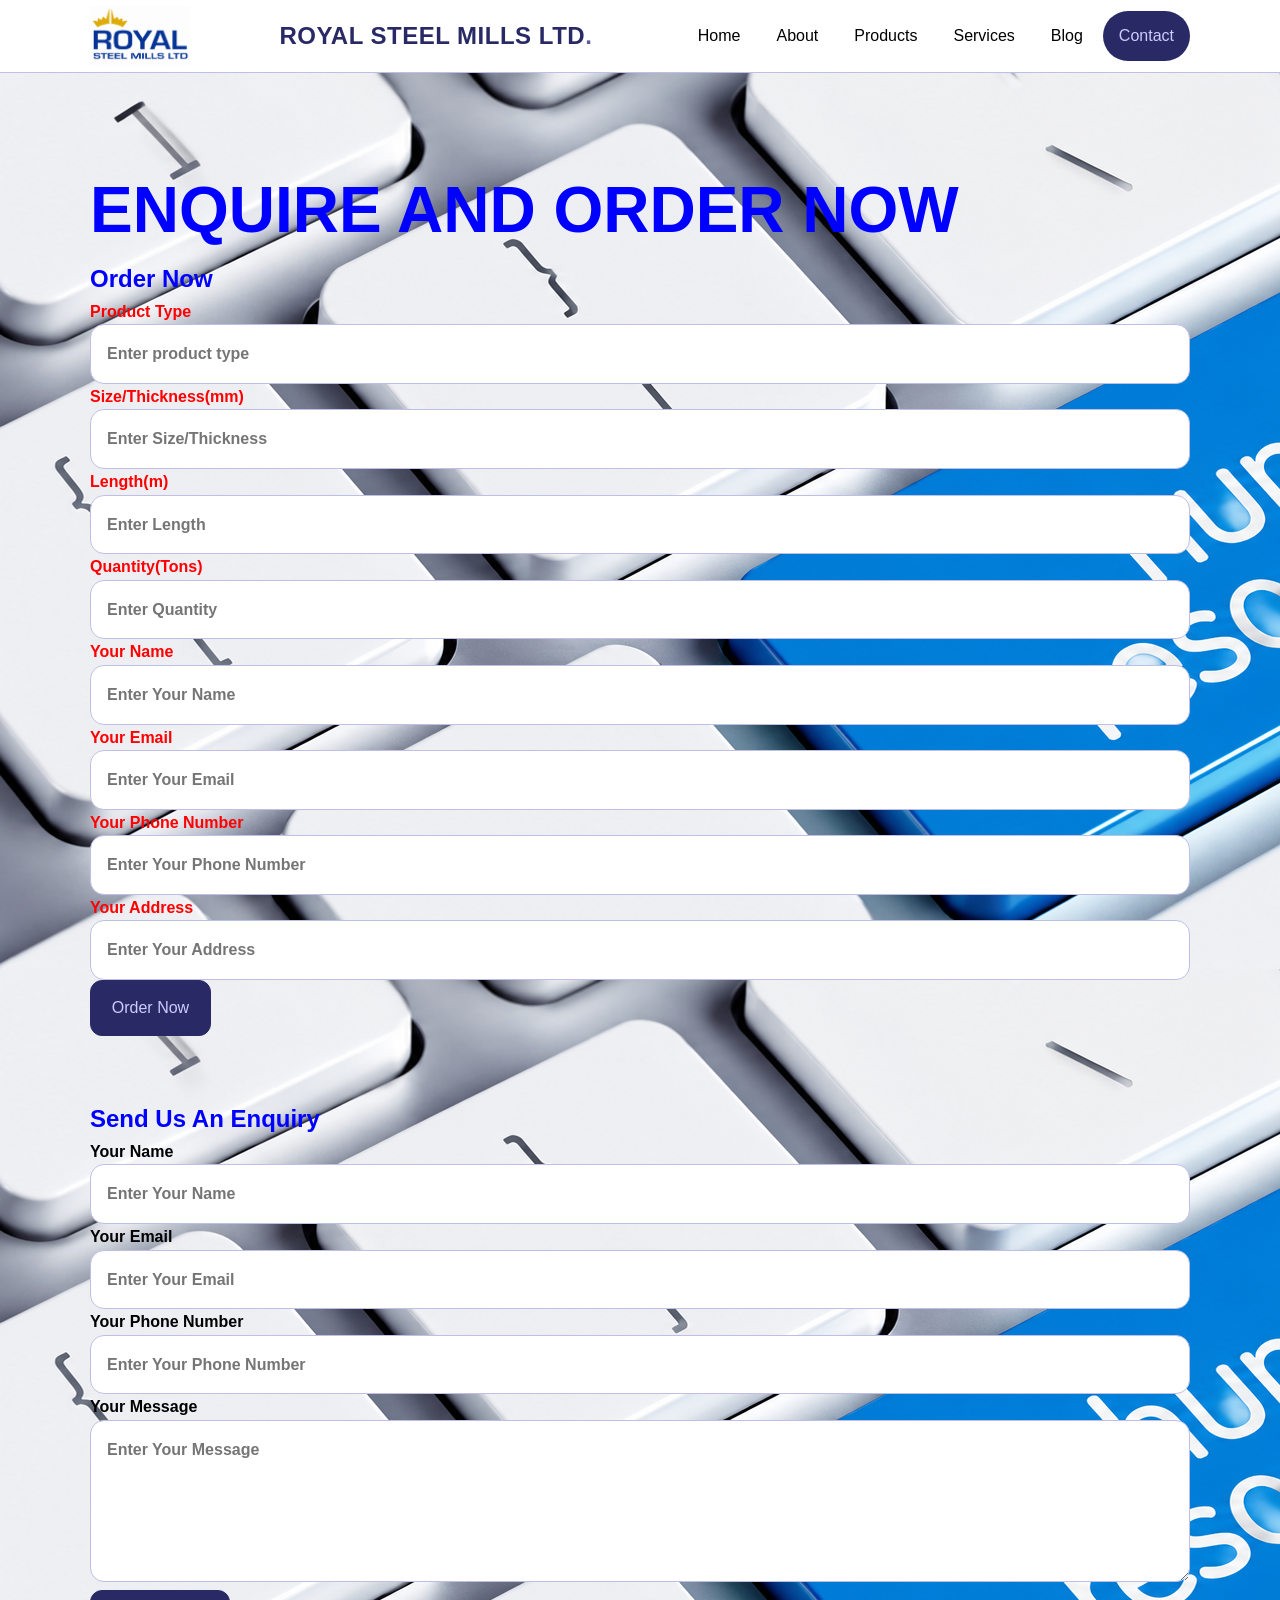
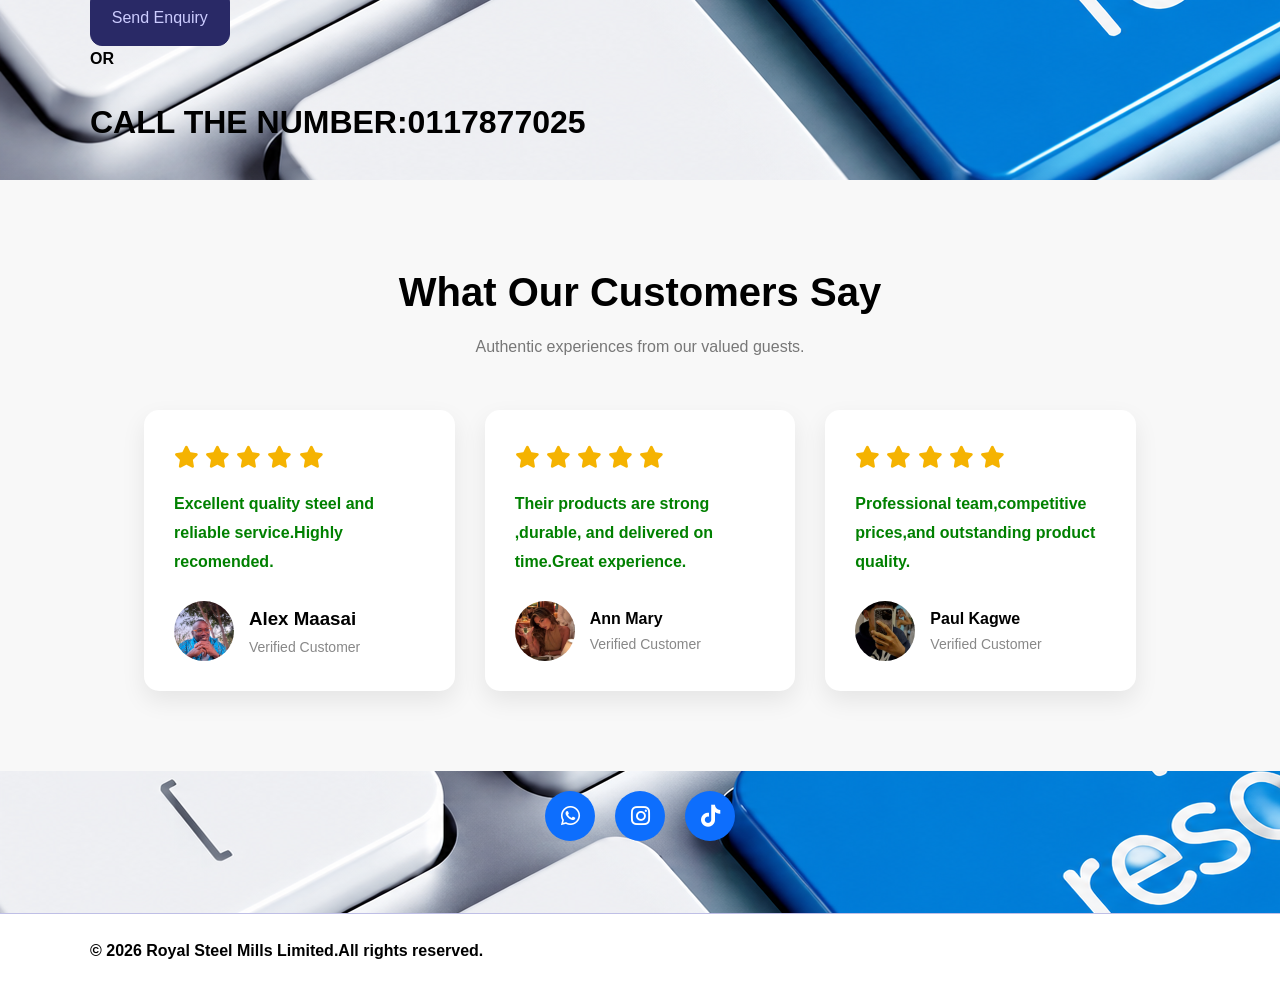
<file: contact.html>
<!DOCTYPE html>
<html lang="en">
<head>
  <meta charset="UTF-8" />
  <meta name="viewport" content="width=device-width, initial-scale=1.0" />
  <title>Contact | ROYAL STEEL MILLS LTD</title>
  <link rel="stylesheet"
href="https://cdnjs.cloudflare.com/ajax/libs/font-awesome/6.6.0/css/all.min.css">
  <link rel="stylesheet" href="style.css" />
<link rel="stylesheet"
href="https://cdnjs.cloudflare.com/ajax/libs/font-awesome/6.5.2/css/all.min.css">
</head>
<body>
  <header class="site-header">
    <div class="container nav-wrap">
      <img src="images/logo.png"  alt="logo" width="100" height="100">
        <a class="logo" href="index.html">ROYAL STEEL MILLS LTD<span>.</span></a>
      <button class="menu-toggle" id="menuToggle" aria-expanded="false" aria-controls="siteNav">
        <span></span><span></span><span></span>
      </button>
      <nav class="site-nav" id="siteNav">
        <a class="nav-link" href="index.html">Home</a>
        <a class="nav-link" href="about.html">About</a>
        <a class="nav-link" href="products.html">Products</a>
        <a class="nav-link" href="services.html">Services</a>
        <a class="nav-link" href="blog.html">Blog</a>
        <a class="nav-link active" href="contact.html">Contact</a>
      </nav>
    </div>
  </header>

  <main class="section" style="background-image: url('images/blog.png');">
    <div class="container content-page">
       <h1 class="reveal" style="color:blue;">ENQUIRE  AND ORDER NOW</h1>
      <h2 style="color:blue;font-size:1.5rem;font-weight:bold;">Order Now</h2>  
     <form action="https://formspree.io/f/xdaqpgbg" method="post">
        <label style="color:red;font-size:1rem;font-weight:bold;">
     Product Type
      <input type="text" name="product_type" required placeholder="Enter product type" />
    </label>
    <label style="color:red;font-size:1rem;font-weight:bold;">
     Size/Thickness(mm)
      <input type="text" name="size" required placeholder="Enter Size/Thickness" />
    </label>
    <label style="color:red;font-size:1rem;font-weight:bold;">
     Length(m)
      <input type="tel" name="length" required placeholder="Enter Length" />
    </label>
    <label style="color:red;font-size:1rem;font-weight:bold;">
     Quantity(Tons)
      <input type="number" name="quantity" required placeholder="Enter Quantity" />
    </label>
    <label style="color:red;font-size:1rem;font-weight:bold;">
     Your Name
      <input type="text" name="name" required placeholder="Enter Your Name" />
    </label>
    <label style="color:red;font-size:1rem;font-weight:bold;">
     Your Email
      <input type="email" name="email" required placeholder="Enter Your Email" />
    </label>
    <label style="color:red;font-size:1rem;font-weight:bold;">
     Your Phone Number
      <input type="tel" name="phone" required placeholder="Enter Your Phone Number" />
    </label>
    <label style="color:red;font-size:1rem;font-weight:bold;">
     Your Address
      <input type="text" name="address" required placeholder="Enter Your Address" />
    </label>
    
    <button class="btn btn-primary" type="submit">Order Now</button>
    <p class="form-status" id="formStatus" aria-live="polite"></p>
  </form>
    </div>
  <div class="container content-page">
  <h2 style="color:blue;">Send Us An Enquiry</h2>    
<form action="https://formspree.io/f/mdaqpzdq" method="post">
        <label style="color:black;font-size:1rem;font-weight:bold;">
     Your Name
      <input type="text" name="name" required placeholder="Enter Your Name" />
    </label>
    <label style="color:black;font-size:1rem;font-weight:bold;">
     Your Email
      <input type="email" name="email" required placeholder="Enter Your Email" />
    </label>
    <label style="color:black;font-size:1rem;font-weight:bold;">
     Your Phone Number
      <input type="tel" name="phone" required placeholder="Enter Your Phone Number" />
    </label>
    
    <label style="color:black;font-size:1rem;font-weight:bold;">
     Your Message
      <textarea name="message" rows="5" required placeholder="Enter Your Message"></textarea>
    </label>
    <button class="btn btn-primary" type="submit">Send Enquiry</button>
    
  </form>
  <p style="color:black;font-size:1rem;font-weight:bold;">OR</p>
  <br>
  <P style="color:black;font-size:2rem;font-weight:bold;">CALL THE NUMBER:0117877025</P>
</div>
<section class="testimonials" id="reviews">
    <div class="container">
        <h2>What Our Customers Say</h2>
        <p class="subtitle">Authentic experiences from our valued guests.</p>

        <div class="review-grid">

            <div class="review-card">
                <div class="stars">
    <i class="fas fa-star"></i>
    <i class="fas fa-star"></i>
    <i class="fas fa-star"></i>
    <i class="fas fa-star"></i>
    <i class="fas fa-star"></i>
</div>

                <p style="color:green;font-size:1rem;font-weight:bold;">
                    Excellent quality steel and reliable service.Highly recomended.
                </p>

                <div class="customer">
                    <img src="images/alexmaasai.jpg" alt="Customer">
                    <div>
                        <h3>Alex Maasai</h3>
                        <span>Verified Customer</span>
                    </div>
                </div>
            </div>

            <div class="review-card">
                <div class="stars">
    <i class="fas fa-star"></i>
    <i class="fas fa-star"></i>
    <i class="fas fa-star"></i>
    <i class="fas fa-star"></i>
    <i class="fas fa-star"></i>
</div>

                <p style="color:green;font-size:1rem;font-weight:bold;">
                   Their products are strong ,durable, and delivered on time.Great experience.
                </p>

                <div class="customer">
                    <img src="images/annmary.jpg" alt="Customer">
                    <div>
                        <h4>Ann Mary</h4>
                        <span>Verified Customer</span>
                    </div>
                </div>
            </div>

            <div class="review-card">
                <div class="stars">
    <i class="fas fa-star"></i>
    <i class="fas fa-star"></i>
    <i class="fas fa-star"></i>
    <i class="fas fa-star"></i>
    <i class="fas fa-star"></i>
</div>

                <p style="color:green;font-size:1rem;font-weight:bold;">
                    Professional team,competitive prices,and outstanding product quality.
                </p>

                <div class="customer">
                    <img src="images/paulkagwe.jpg" alt="Customer">
                    <div>
                        <h4>Paul Kagwe</h4>
                        <span>Verified Customer</span>
                    </div>
                </div>
            </div>

        </div>
    </div>
</section>
  <div class="social-media">

   

    

    <!-- WhatsApp -->
    <a href="https://wa.me/+254117877025" target="_blank" aria-label="WhatsApp">
        <i class="fab fa-whatsapp"></i>
    </a>
<!-- Instagram -->
    <a href="https://jiji.co.ke/shop/royal-steelmills" target="_blank" aria-label="Instagram">
        <i class="fab fa-instagram"></i>
    </a>
    
<!-- TikTok -->
    <a href="https://www.tiktok.com/@royalsteelmills_official" target="_blank" aria-label="TikTok">
        <i class="fab fa-tiktok"></i>
    </a>
</div>
</main>

  <footer class="site-footer">
    <div class="container"><p style="font-size:1rem;font-weight:bold;color:black;">&copy; 2026 Royal Steel Mills Limited.All rights reserved.</p></div>
  </footer>

  <script src="script.js"></script>
</body>
</html>
</file>
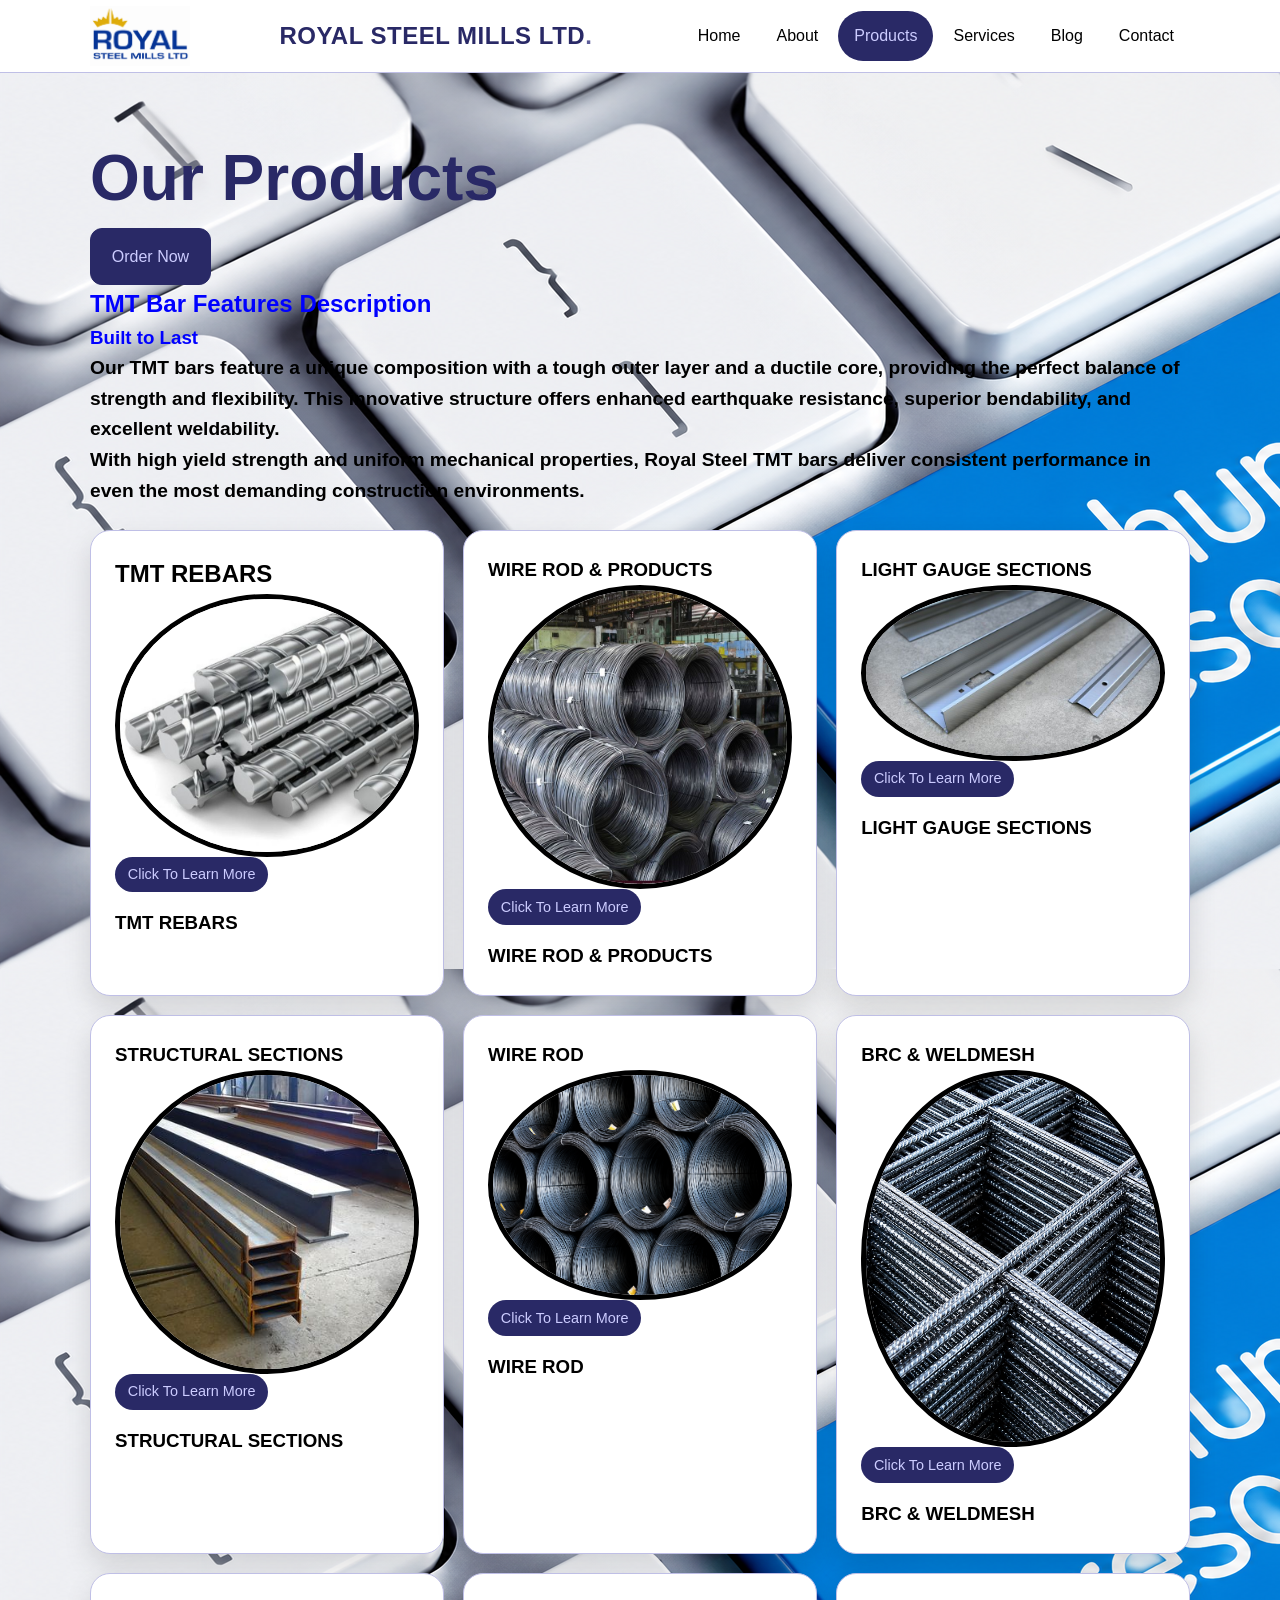
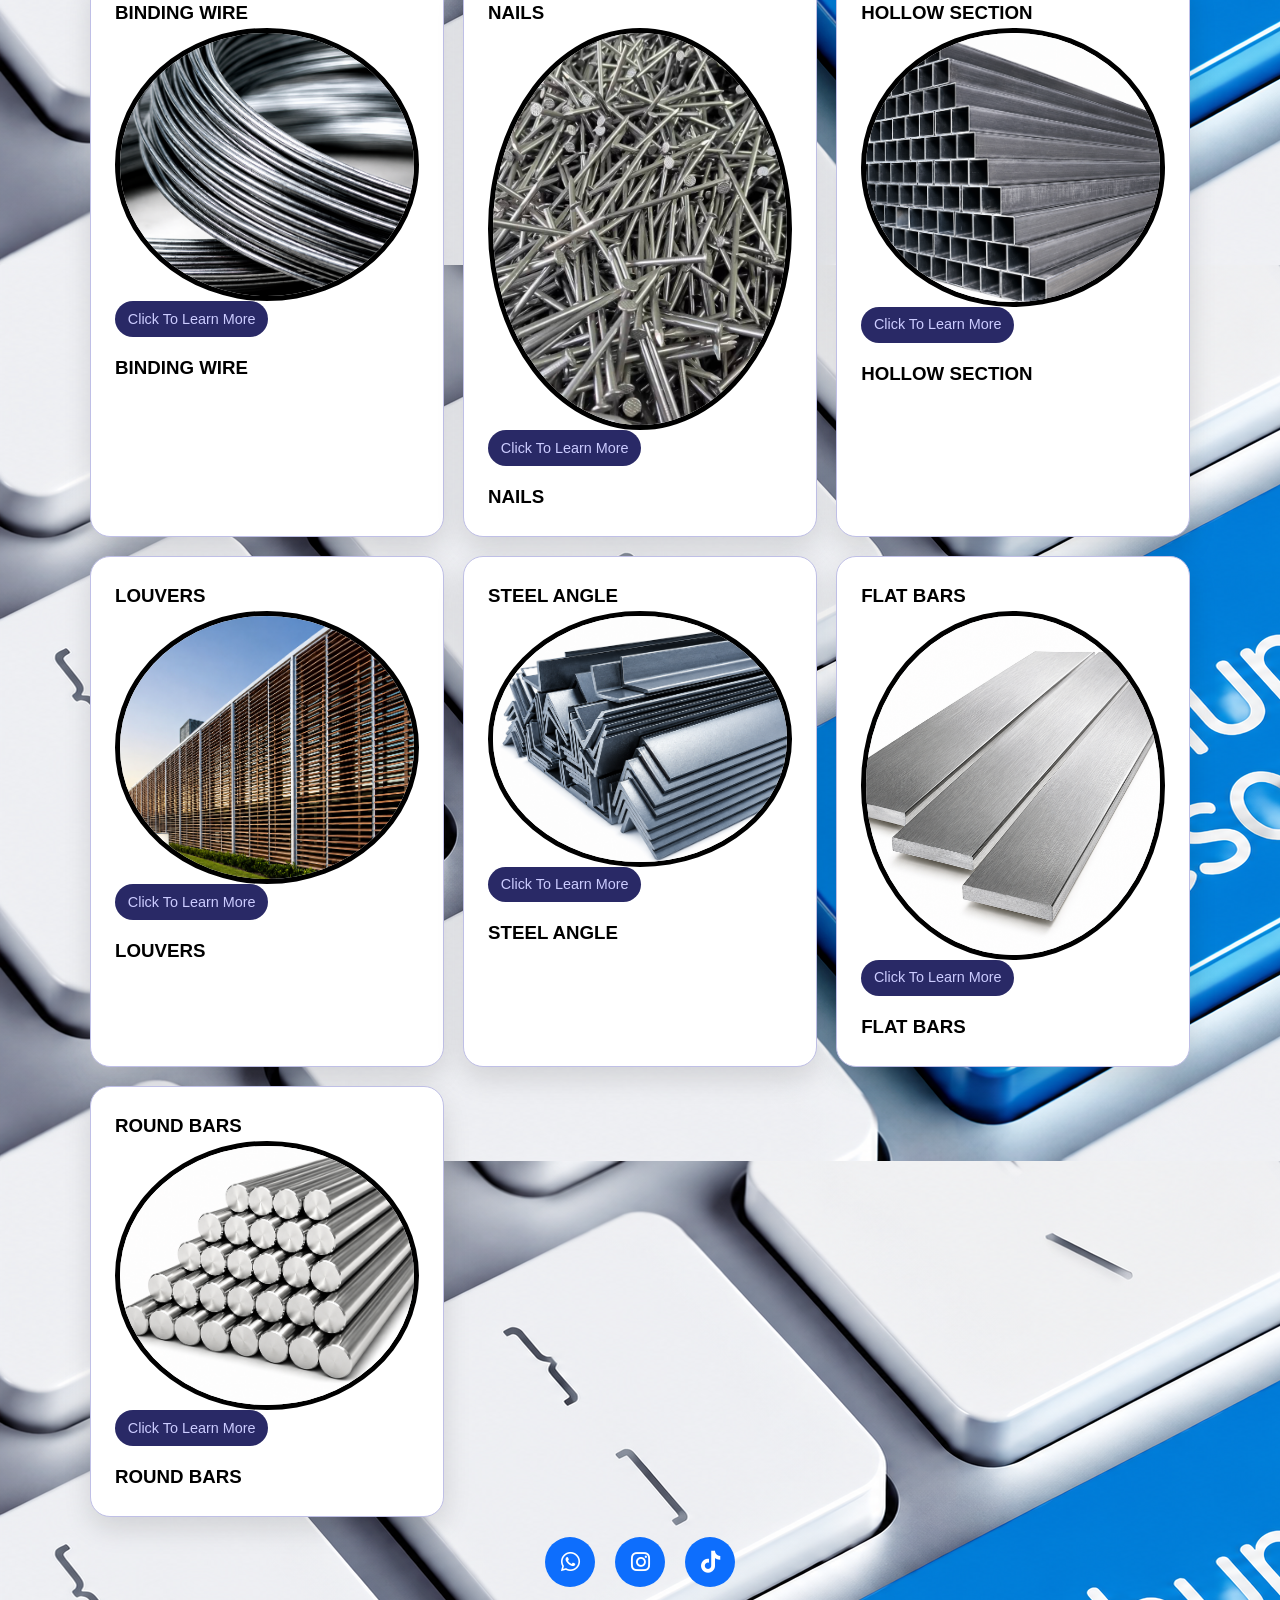
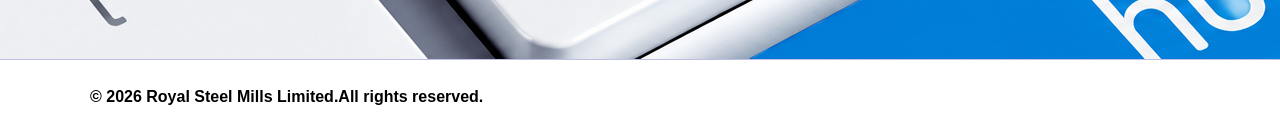
<file: products.html>
<!DOCTYPE html>
<html lang="en">
<head>
  <meta charset="UTF-8" />
  <meta name="viewport" content="width=device-width, initial-scale=1.0" />
  <title>Products | ROYAL STEEL MILLS LTD</title>
  <link rel="stylesheet"
href="https://cdnjs.cloudflare.com/ajax/libs/font-awesome/6.6.0/css/all.min.css">
  <link rel="stylesheet" href="style.css" />
<link rel="stylesheet"
href="https://cdnjs.cloudflare.com/ajax/libs/font-awesome/6.5.2/css/all.min.css">
</head>
<body>
  <header class="site-header">
    <div class="container nav-wrap">
      <img src="images/logo.png"  alt="logo" width="100" height="100">
        <a class="logo" href="index.html">ROYAL STEEL MILLS LTD<span>.</span></a>
        
      <button class="menu-toggle" id="menuToggle" aria-expanded="false" aria-controls="siteNav">
        <span></span><span></span><span></span>
      </button>
      <nav class="site-nav" id="siteNav">
        <a class="nav-link" href="index.html">Home</a>
        <a class="nav-link" href="about.html">About</a>
        <a class="nav-link active" href="products.html">Products</a>
        <a class="nav-link" href="services.html">Services</a>
        <a class="nav-link" href="blog.html">Blog</a>
        <a class="nav-link" href="contact.html">Contact</a>
      </nav>
    </div>
  </header>

  <main class="section" style="background-image: url('images/blog.png');">
    
    <div class="container">
      <h1 class="reveal">Our Products</h1>
     <a class="btn btn-primary" href="contact.html">Order Now</a>
      <h2 style="color:blue;">TMT Bar Features Description</h2>
     <h3 style="color:blue;">Built to Last</h3>
      <p style="font-size:1.2rem;font-weight:bold;color:black;">Our TMT bars feature a unique composition with a tough outer layer and a ductile core, providing the perfect balance of strength and flexibility. This innovative structure offers enhanced earthquake resistance, superior bendability, and excellent weldability. </p>
    <p style="font-size:1.2rem;font-weight:bold;color:black;">With high yield strength and uniform mechanical properties, Royal Steel TMT bars deliver consistent performance in even the most demanding construction environments.</p>
   
      <div class="cards-grid">
        <article class="info-card reveal"><h2>TMT REBARS</h2><img src="images/bars.jpg" alt="tmt" style="border-radius:50%;object-fit:cover;border:5px solid black;" >
        <a  href="blog.html" class="eyebrow"> Click To Learn More</a>
          <h3>TMT REBARS</h3></article>
        <article class="info-card reveal"><h3>WIRE ROD & PRODUCTS</h3><img src="images/rod.jpg" alt="wire" style="border-radius:50%;object-fit:cover;border:5px solid black;">
        <a  href="blog.html" class="eyebrow"> Click To Learn More</a>
          <h3>WIRE ROD & PRODUCTS</h3></article>
        <article class="info-card reveal"><h3>LIGHT GAUGE SECTIONS</h3><img src="images/gauge.jpg" alt="sections" style="border-radius:50%;object-fit:cover;border:5px solid black;" >
        <a  href="blog.html" class="eyebrow"> Click To Learn More</a>
          <h3>LIGHT GAUGE SECTIONS</h3></article>
    <article class="info-card reveal"><h3>STRUCTURAL SECTIONS</h3><img src="images/structural.jpg" alt="structural" style="border-radius:50%;object-fit:cover;border:5px solid black;" >
        <a  href="blog.html" class="eyebrow"> Click To Learn More</a>
        <h3>STRUCTURAL SECTIONS</h3></article>
      <article class="info-card reveal"><h3>WIRE ROD</h3><img src="images/one.png" alt="sections" style="border-radius:50%;object-fit:cover;border:5px solid black;" ><a  href="blog.html" class="eyebrow"> Click To Learn More</a><h3>WIRE ROD</h3></article>
  <article class="info-card reveal"><h3>BRC & WELDMESH</h3><img src="images/two.png" alt="sections" style="border-radius:50%;object-fit:cover;border:5px solid black;" ><a  href="blog.html" class="eyebrow"> Click To Learn More</a><h3>BRC & WELDMESH</h3></article>
    <article class="info-card reveal"><h3>BINDING WIRE</h3><img src="images/three.png" alt="sections" style="border-radius:50%;object-fit:cover;border:5px solid black;" ><a  href="blog.html" class="eyebrow"> Click To Learn More</a><h3>BINDING WIRE</h3></article>
<article class="info-card reveal"><h3>NAILS</h3><img src="images/four.jpg" alt="sections" style="border-radius:50%;object-fit:cover;border:5px solid black;" ><a  href="blog.html" class="eyebrow"> Click To Learn More</a><h3>NAILS</h3></article>
  <article class="info-card reveal"><h3>HOLLOW SECTION</h3><img src="images/five.png" alt="sections" style="border-radius:50%;object-fit:cover;border:5px solid black;" ><a  href="blog.html" class="eyebrow"> Click To Learn More</a><h3>HOLLOW SECTION</h3></article>
<article class="info-card reveal"><h3>LOUVERS</h3><img src="images/six.png" alt="louvers" style="border-radius:50%;object-fit:cover;border:5px solid black;" ><a href="blog.html" class="eyebrow"> Click To Learn More</a><h3>LOUVERS</h3></article>
<article class="info-card reveal"><h3>STEEL ANGLE</h3><img src="images/seven.png" alt="louvers" style="border-radius:50%;object-fit:cover;border:5px solid black;" ><a  href="blog.html" class="eyebrow"> Click To Learn More</a><h3>STEEL ANGLE</h3></article>
<article class="info-card reveal"><h3>FLAT BARS</h3><img src="images/eight.png" alt="louvers" style="border-radius:50%;object-fit:cover;border:5px solid black;" ><a  href="blog.html" class="eyebrow"> Click To Learn More</a><h3>FLAT BARS</h3></article>
<article class="info-card reveal"><h3>ROUND BARS</h3><img src="images/nine.png" alt="louvers" style="border-radius:50%;object-fit:cover;border:5px solid black;"><a  href="blog.html" class="eyebrow"> Click To Learn More</a><h3>ROUND BARS</h3></article>
      </div>
    </div>
 <div class="social-media">

<!-- WhatsApp -->
    <a href="https://wa.me/+254117877025" target="_blank" aria-label="WhatsApp">
        <i class="fab fa-whatsapp"></i>
    </a>
<!-- Instagram -->
    <a href="https://jiji.co.ke/shop/royal-steelmills" target="_blank" aria-label="Instagram">
        <i class="fab fa-instagram"></i>
    </a>
<!-- TikTok -->
    <a href="https://www.tiktok.com/@royalsteelmills_official" target="_blank" aria-label="TikTok">
        <i class="fab fa-tiktok"></i>
    </a>
  </div>
</main>

  <footer class="site-footer">
    <div class="container"><p style="font-size:1rem;font-weight:bold;color:black;">&copy; 2026 Royal Steel Mills Limited.All rights reserved.</p></div>
  </footer>

  <script src="script.js"></script>
</body>
</html>
</file>
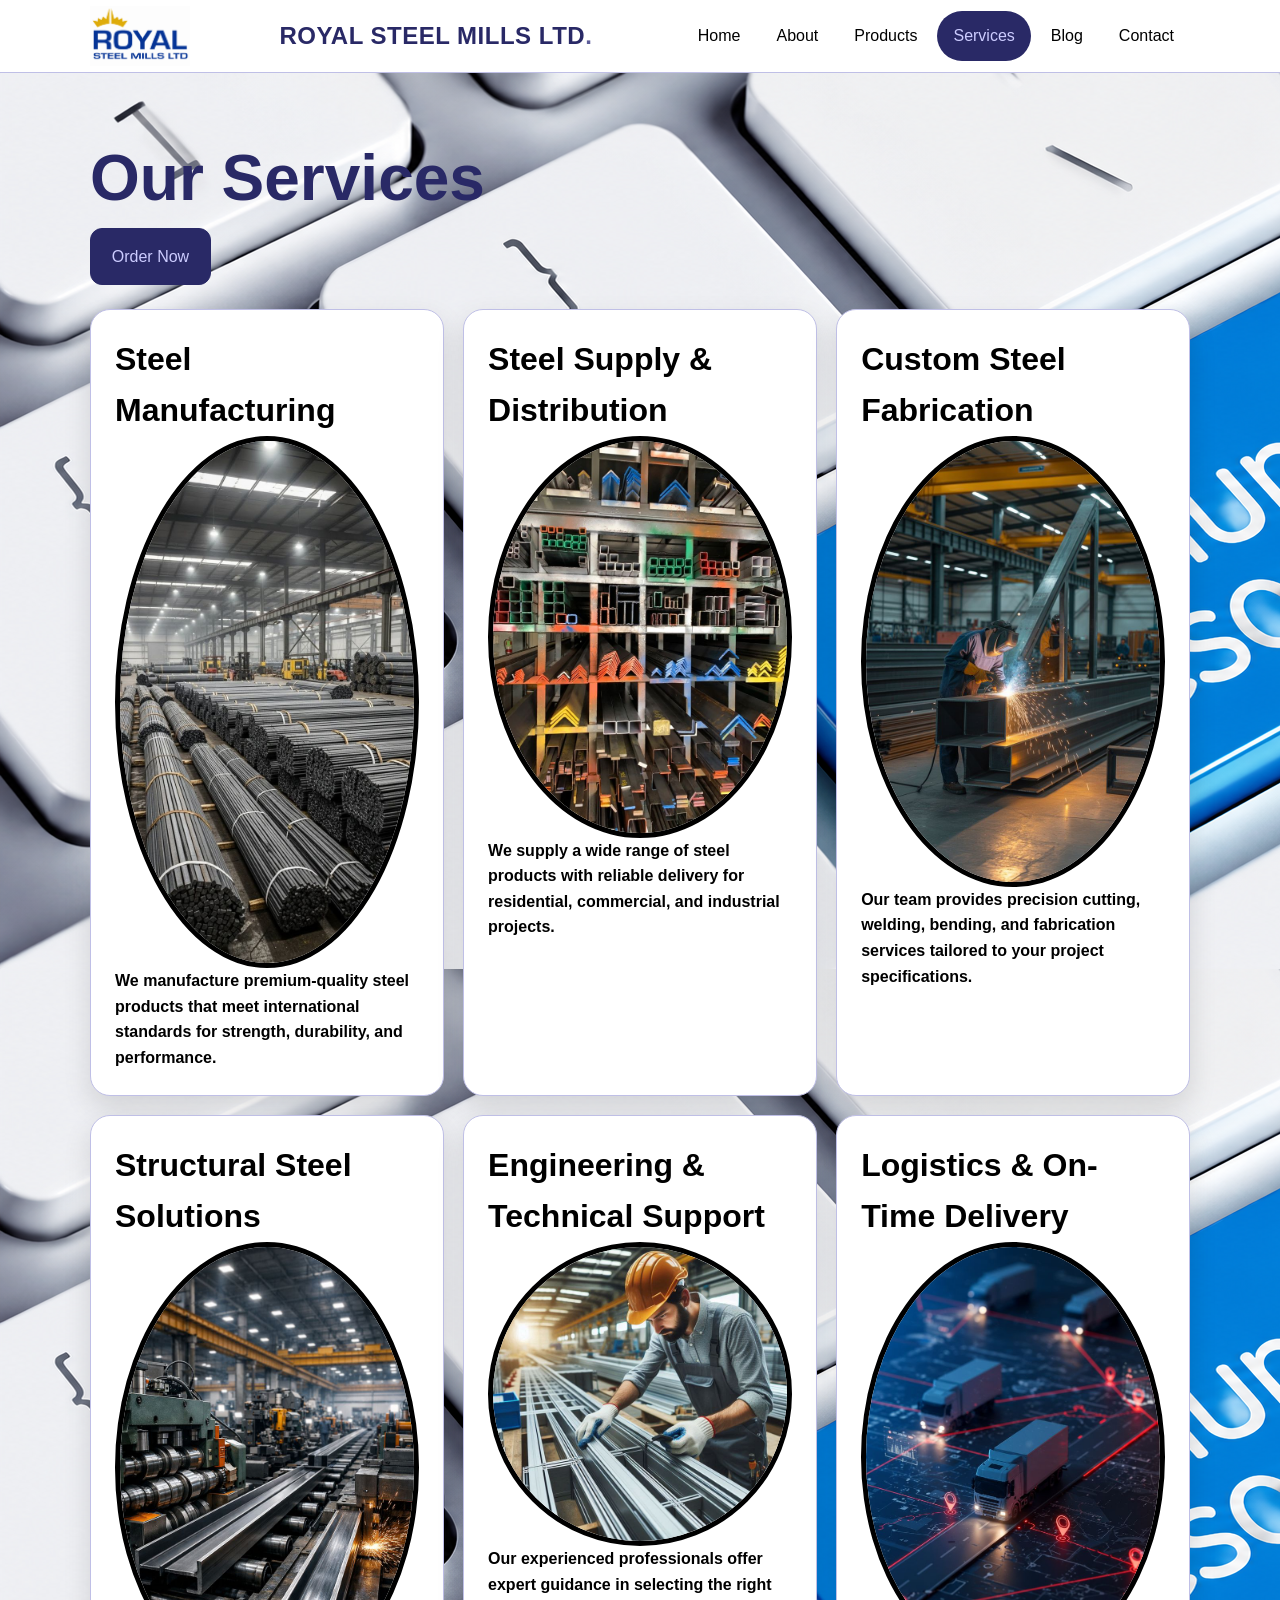
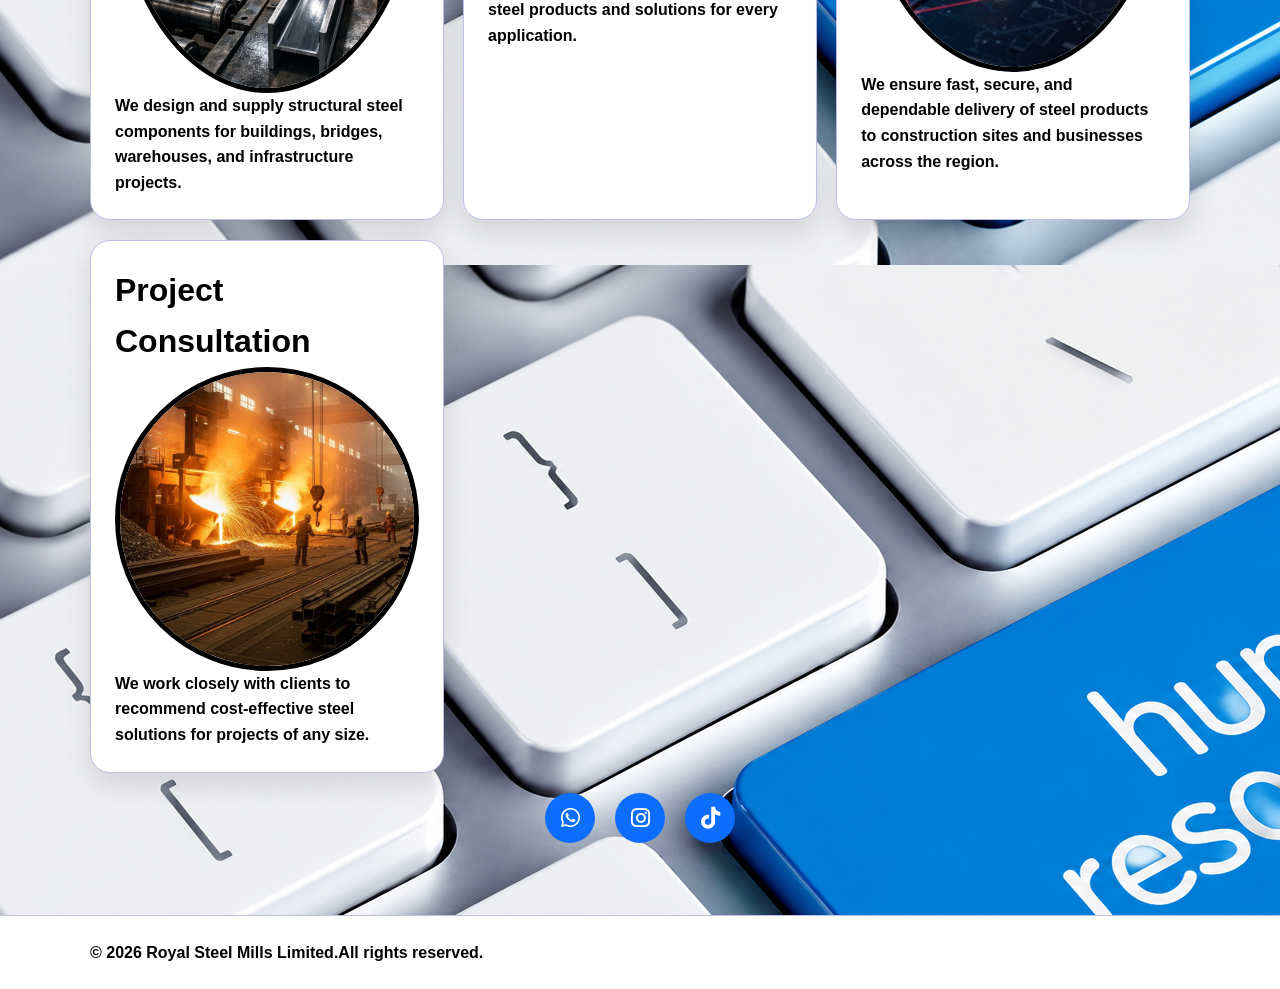
<file: services.html>
<!DOCTYPE html>
<html lang="en">
<head>
  <meta charset="UTF-8" />
  <meta name="viewport" content="width=device-width, initial-scale=1.0" />
  <title>Services | ROYAL STEEL MILLS LTD</title>
  <link rel="stylesheet"
href="https://cdnjs.cloudflare.com/ajax/libs/font-awesome/6.6.0/css/all.min.css">
  <link rel="stylesheet" href="style.css" />
<link rel="stylesheet"
href="https://cdnjs.cloudflare.com/ajax/libs/font-awesome/6.5.2/css/all.min.css">
</head>
<body>
  <header class="site-header">
    <div class="container nav-wrap">
    <img src="images/logo.png"  alt="logo" width="100" height="100">
        <a class="logo" href="index.html">ROYAL STEEL MILLS LTD<span>.</span></a>
      <button class="menu-toggle" id="menuToggle" aria-expanded="false" aria-controls="siteNav">
        <span></span><span></span><span></span>
      </button>
      <nav class="site-nav" id="siteNav">
        <a class="nav-link" href="index.html">Home</a>
        <a class="nav-link" href="about.html">About</a>
        <a class="nav-link" href="products.html">Products</a>
        <a class="nav-link active" href="services.html">Services</a>
        <a class="nav-link" href="blog.html">Blog</a>
        <a class="nav-link" href="contact.html">Contact</a>
      </nav>
    </div>
  </header>

  <main class="section"  style="background-image: url('images/blog.png');">
    <div class="container">
      <h1 class="reveal">Our Services</h1>
      <a class="btn btn-primary" href="contact.html">Order Now</a>
      <div class="cards-grid">
        <article class="info-card reveal"><h2 style="font-size:2rem;font-weight:bold;color:black;">Steel Manufacturing</h2><img src="images/steel.jpg" alt="sections" style="border-radius:50%;object-fit:cover;border:5px solid black;" ><p style="font-size:1rem;font-weight:bold;color:black;">We manufacture premium-quality steel products that meet international standards for strength, durability, and performance.</p></article>
        <article class="info-card reveal"><h2 style="font-size:2rem;font-weight:bold;color:black;">Steel Supply & Distribution</h2><img src="images/supply.jpg" alt="sections" style="border-radius:50%;object-fit:cover;border:5px solid black;" ><p style="font-size:1rem;font-weight:bold;color:black;">We supply a wide range of steel products with reliable delivery for residential, commercial, and industrial projects.</p></article>
        <article class="info-card reveal"><h2 style="font-size:2rem;font-weight:bold;color:black;">Custom Steel Fabrication</h2><img src="images/fabrication.jpg" alt="sections" style="border-radius:50%;object-fit:cover;border:5px solid black;"><p style="font-size:1rem;font-weight:bold;color:black;">Our team provides precision cutting, welding, bending, and fabrication services tailored to your project specifications.</p></article>
      <article class="info-card reveal"><h2 style="font-size:2rem;font-weight:bold;color:black;">Structural Steel Solutions</h2><img src="images/solution.jpg" alt="sections" style="border-radius:50%;object-fit:cover;border:5px solid black;"><p style="font-size:1rem;font-weight:bold;color:black;">We design and supply structural steel components for buildings, bridges, warehouses, and infrastructure projects.</p></article>
      <article class="info-card reveal"><h2 style="font-size:2rem;font-weight:bold;color:black;">Engineering & Technical Support</h2><img src="images/support.jpg" alt="sections" style="border-radius:50%;object-fit:cover;border:5px solid black;" ><p style="font-size:1rem;font-weight:bold;color:black;">Our experienced professionals offer expert guidance in selecting the right steel products and solutions for every application.</p></article>
    <article class="info-card reveal"><h2 style="font-size:2rem;font-weight:bold;color:black;">Logistics & On-Time Delivery</h2><img src="images/delivery.jpg" alt="sections" style="border-radius:50%;object-fit:cover;border:5px solid black;" ><p style="font-size:1rem;font-weight:bold;color:black;">We ensure fast, secure, and dependable delivery of steel products to construction sites and businesses across the region.</p></article>
    <article class="info-card reveal"><h2 style="font-size:2rem;font-weight:bold;color:black;">Project Consultation</h2><img src="images/consultation.jpg" alt="sections" style="border-radius:50%;object-fit:cover;border:5px solid black;" ><p style="font-size:1rem;font-weight:bold;color:black;">We work closely with clients to recommend cost-effective steel solutions for projects of any size.</p></article>
      </div>
    </div>
 <div class="social-media">

<!-- WhatsApp -->
    <a href="https://wa.me/+254117877025" target="_blank" aria-label="WhatsApp">
        <i class="fab fa-whatsapp"></i>
    </a>
<!-- Instagram -->
    <a href="https://jiji.co.ke/shop/royal-steelmills" target="_blank" aria-label="Instagram">
        <i class="fab fa-instagram"></i>
    </a>
 <!-- TikTok -->
    <a href="https://www.tiktok.com/@royalsteelmills_official" target="_blank" aria-label="TikTok">
        <i class="fab fa-tiktok"></i>
    </a>
  </div>
  </main>

  <footer class="site-footer">
    <div class="container"><p style="font-size:1rem;font-weight:bold;color:black;">&copy; 2026 Royal Steel Mills Limited.All rights reserved.</p></div>
  </footer>

  <script src="script.js"></script>
</body>
</html>
</file>
<file: style.css>
:root {
  /* Theme colors */
  --light: #CCCCFF;
  --black: #000000;
  --muted: #5C5C99;
  --deep: #292966;

  /* Derived */
  --muted-1: #4a4a80;
  --deep-1: #1f1f4d;
  --border: #bfbfe6;

  --shadow: 0 12px 28px rgba(0, 0, 0, 0.12);
}

* {
  box-sizing: border-box;
  margin: 0;
  padding: 0;
}

html {
  scroll-behavior: smooth;
}

body {
  font-family: Arial, Helvetica, sans-serif;
  background: #f5f5ff;
  color: var(--black);
  line-height: 1.6;
}

a {
  text-decoration: none;
  color: inherit;
}

img {
  max-width: 100%;
  display: block;
}

.container {
  width: min(1100px, calc(100% - 2rem));
  margin: 0 auto;
}

/* Header */

.site-header {
  position: sticky;
  top: 0;
  z-index: 1000;
  background: rgba(255, 255, 255, 0.92);
  border-bottom: 1px solid var(--border);
}

.nav-wrap {
  min-height: 72px;
  display: flex;
  align-items: center;
  justify-content: space-between;
  gap: 1rem;
}

.logo {
  font-size: 1.5rem;
  font-weight: 800;
  letter-spacing: 0.5px;
  color: var(--deep);
}

.logo span {
  color: var(--muted);
}

.site-nav {
  display: flex;
  align-items: center;
  gap: 0.25rem;
}

.nav-link {
  padding: 0.75rem 1rem;
  border-radius: 999px;
  transition: 0.25s ease;
  color: var(--black);
}

.nav-link:hover,
.nav-link.active {
  background: var(--deep);
  color: var(--light);
}

.menu-toggle {
  display: none;
  width: 46px;
  height: 46px;
  border: 1px solid var(--border);
  background: var(--light);
  border-radius: 12px;
  cursor: pointer;
  align-items: center;
  justify-content: center;
  gap: 5px;
  flex-direction: column;
}

.menu-toggle span {
  display: block;
  width: 20px;
  height: 2px;
  background: var(--deep);
  transition: 0.25s ease;
}

/* Sections */

.section {
  padding: 4.5rem 0;
}

.hero {
  background: linear-gradient(180deg, var(--light), #ffffff);
  overflow: hidden;
}

.hero-grid {
  display: grid;
  grid-template-columns: 1.1fr 0.9fr;
  gap: 2rem;
  align-items: center;
}

.eyebrow {
  display: inline-block;
  padding: 0.4rem 0.8rem;
  background: var(--deep);
  color: var(--light);
  border-radius: 999px;
  margin-bottom: 1rem;
  font-size: 0.9rem;
}

h1 {
  font-size: clamp(2rem, 5vw, 4.5rem);
  line-height: 1.05;
  margin-bottom: 1rem;
  color: var(--deep);
}

.hero p {
  max-width: 58ch;
}

.actions {
  display: flex;
  flex-wrap: wrap;
  gap: 1rem;
  margin-top: 1.5rem;
}

.btn {
  display: inline-flex;
  align-items: center;
  justify-content: center;
  padding: 0.9rem 1.3rem;
  border-radius: 12px;
  border: 1px solid var(--deep);
  transition: 0.25s ease;
  cursor: pointer;
}

.btn-primary {
  background: var(--deep);
  color: var(--light);
}

.btn-primary:hover {
  transform: translateY(-2px);
  opacity: 0.95;
}

.btn-secondary {
  background: transparent;
  color: var(--deep);
}

.btn-secondary:hover {
  background: var(--light);
  border-color: var(--muted);
  color: var(--muted);
}

.glass-card,
.info-card,
.page-panel,
.contact-form {
  background: #ffffff;
  border: 1px solid var(--border);
  border-radius: 20px;
  box-shadow: var(--shadow);
}

.glass-card {
  padding: 2rem;
  min-height: 320px;
}

.glass-card ul {
  margin-top: 1rem;
  padding-left: 1.2rem;
}

.cards-grid {
  display: grid;
  grid-template-columns: repeat(3, 1fr);
  gap: 1.2rem;
  margin-top: 1.5rem;
}

.info-card {
  padding: 1.5rem;
  transition: 0.25s ease;
}

.info-card:hover {
  transform: translateY(-6px);
}

.content-page {
  padding-block: 2rem;
}

.page-panel {
  margin-top: 1.5rem;
  padding: 2rem;
}

.contact-form {
  display: grid;
  gap: 1rem;
  padding: 1.5rem;
  max-width: 680px;
}

input,
textarea {
  width: 100%;
  padding: 1rem 1rem;
  border: 1px solid var(--border);
  border-radius: 14px;
  font: inherit;
  background: #ffffff;
  color: var(--black);
  outline: none;
}

input:focus,
textarea:focus {
  border-color: var(--deep);
  box-shadow: 0 0 0 2px rgba(41, 41, 102, 0.08);
}

button {
  font: inherit;
}

.site-footer {
  border-top: 1px solid var(--border);
  padding: 1.5rem 0;
  background: #ffffff;
  color: var(--black);
}

/* Reveal animations */

.reveal {
  opacity: 0;
  transform: translateY(18px);
  transition: all 0.7s ease;
}

.reveal.visible {
  opacity: 1;
  transform: translateY(0);
}

/* Responsive */

@media (max-width: 900px) {
  .hero-grid,
  .cards-grid {
    grid-template-columns: 1fr;
  }

  .menu-toggle {
    display: flex;
  }

  .site-nav {
    position: absolute;
    top: 72px;
    right: 1rem;
    left: 1rem;
    display: none;
    flex-direction: column;
    align-items: stretch;
    background: #ffffff;
    border: 1px solid var(--border);
    border-radius: 18px;
    padding: 0.75rem;
    box-shadow: var(--shadow);
  }

  .site-nav.open {
    display: flex;
  }

  .nav-link {
    border-radius: 14px;
  }
}
img {
  max-width: 100%;
  height: auto;
}
.social-media{
    display:flex;
    justify-content:center;
    align-items:center;
    gap:20px;
    margin-top:20px;
}

.social-media a{
    width:50px;
    height:50px;
    background:#0d6efd;
    color:#fff;
    border-radius:50%;
    display:flex;
    justify-content:center;
    align-items:center;
    text-decoration:none;
    font-size:22px;
    transition:0.3s ease;
}

.social-media a:hover{
    background:#ff9800;
    transform:translateY(-5px) scale(1.1);
}
.testimonials{
    padding:80px 10%;
    background:#f8f8f8;
}

.testimonials h2{
    text-align:center;
    font-size:40px;
    margin-bottom:10px;
}

.subtitle{
    text-align:center;
    color:#777;
    margin-bottom:50px;
}

.review-grid{
    display:grid;
    grid-template-columns:repeat(auto-fit,minmax(300px,1fr));
    gap:30px;
}

.review-card{
    background:#fff;
    padding:30px;
    border-radius:15px;
    box-shadow:0 10px 25px rgba(0,0,0,.08);
    transition:.3s;
}

.review-card:hover{
    transform:translateY(-10px);
}

.stars{
    color:#f5b301;
    font-size:22px;
    margin-bottom:15px;
}

.review-card p{
    line-height:1.8;
    color:#555;
}

.customer{
    display:flex;
    align-items:center;
    margin-top:25px;
}

.customer img{
    width:60px;
    height:60px;
    border-radius:50%;
    object-fit:cover;
    margin-right:15px;
}

.customer h4{
    margin:0;
}

.customer span{
    color:#888;
    font-size:14px;
}

img {
  max-width: 100%;
  height: auto;
}
</file>
